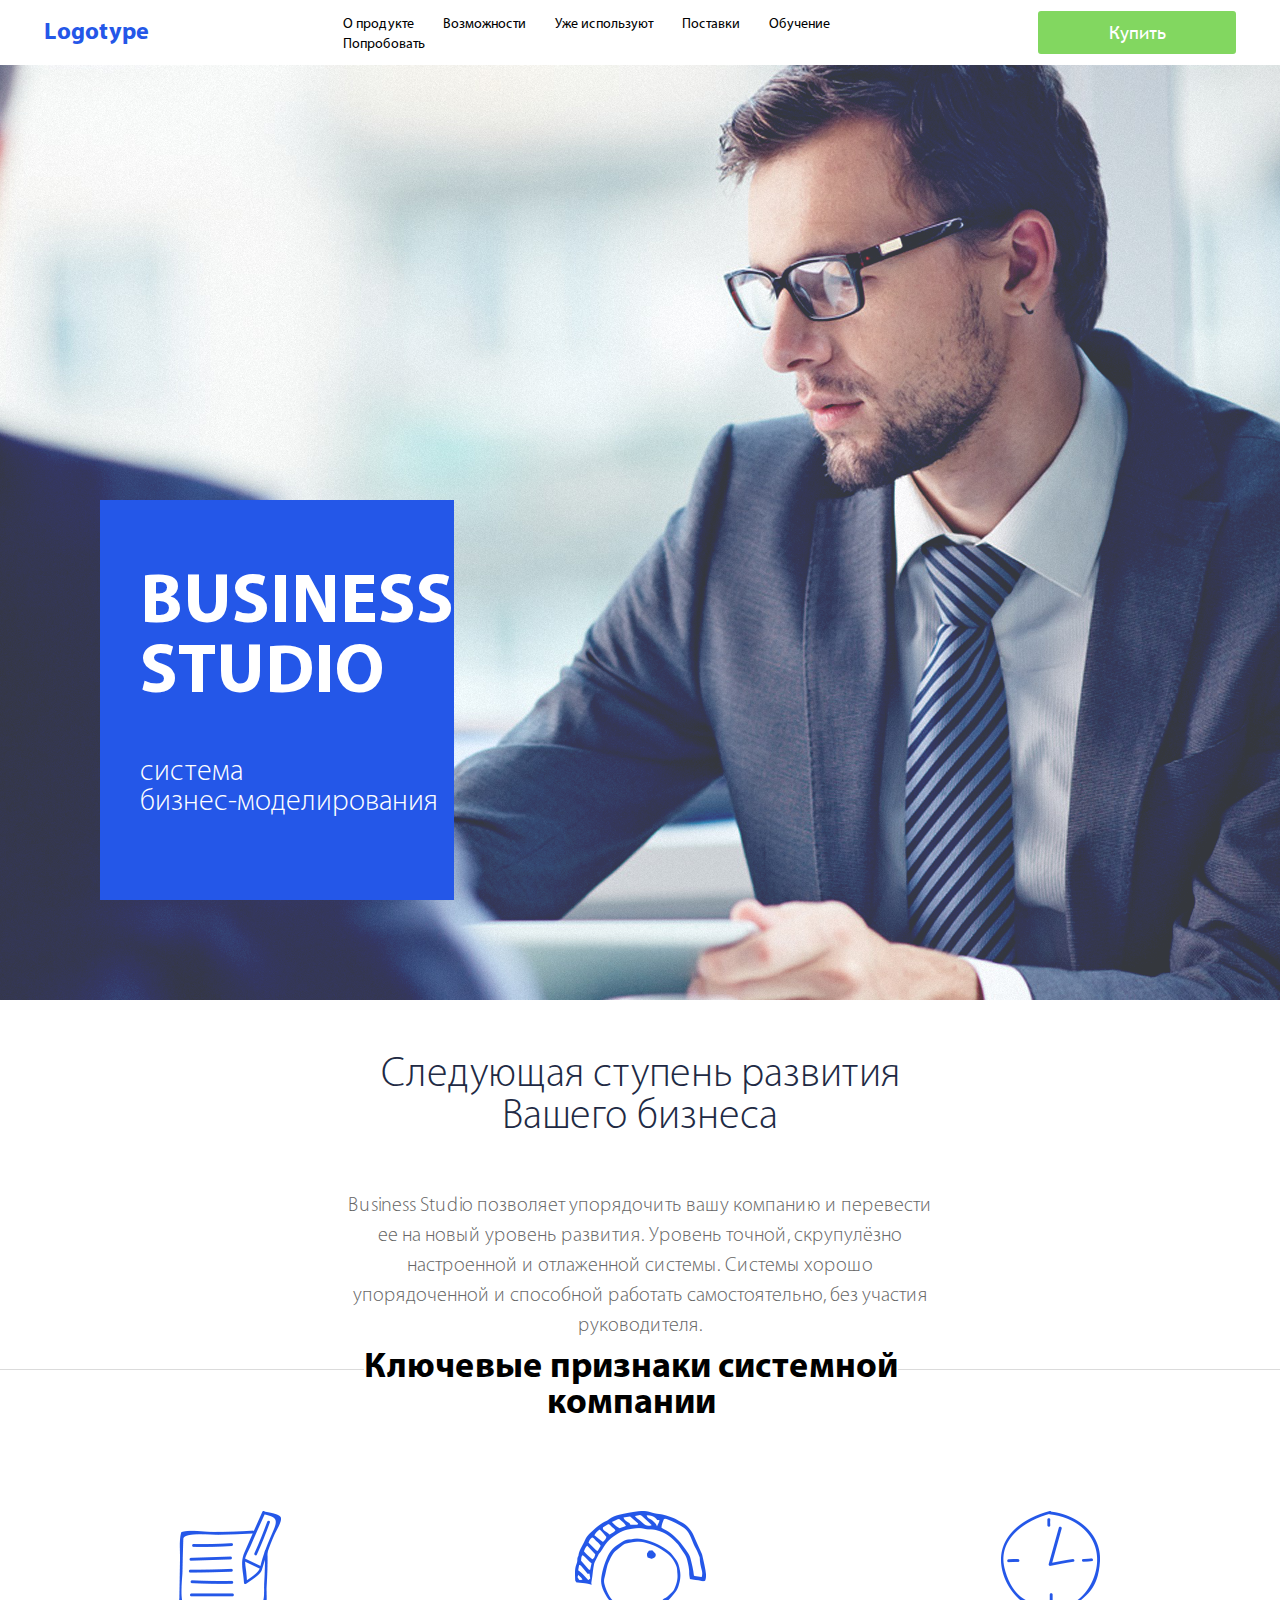
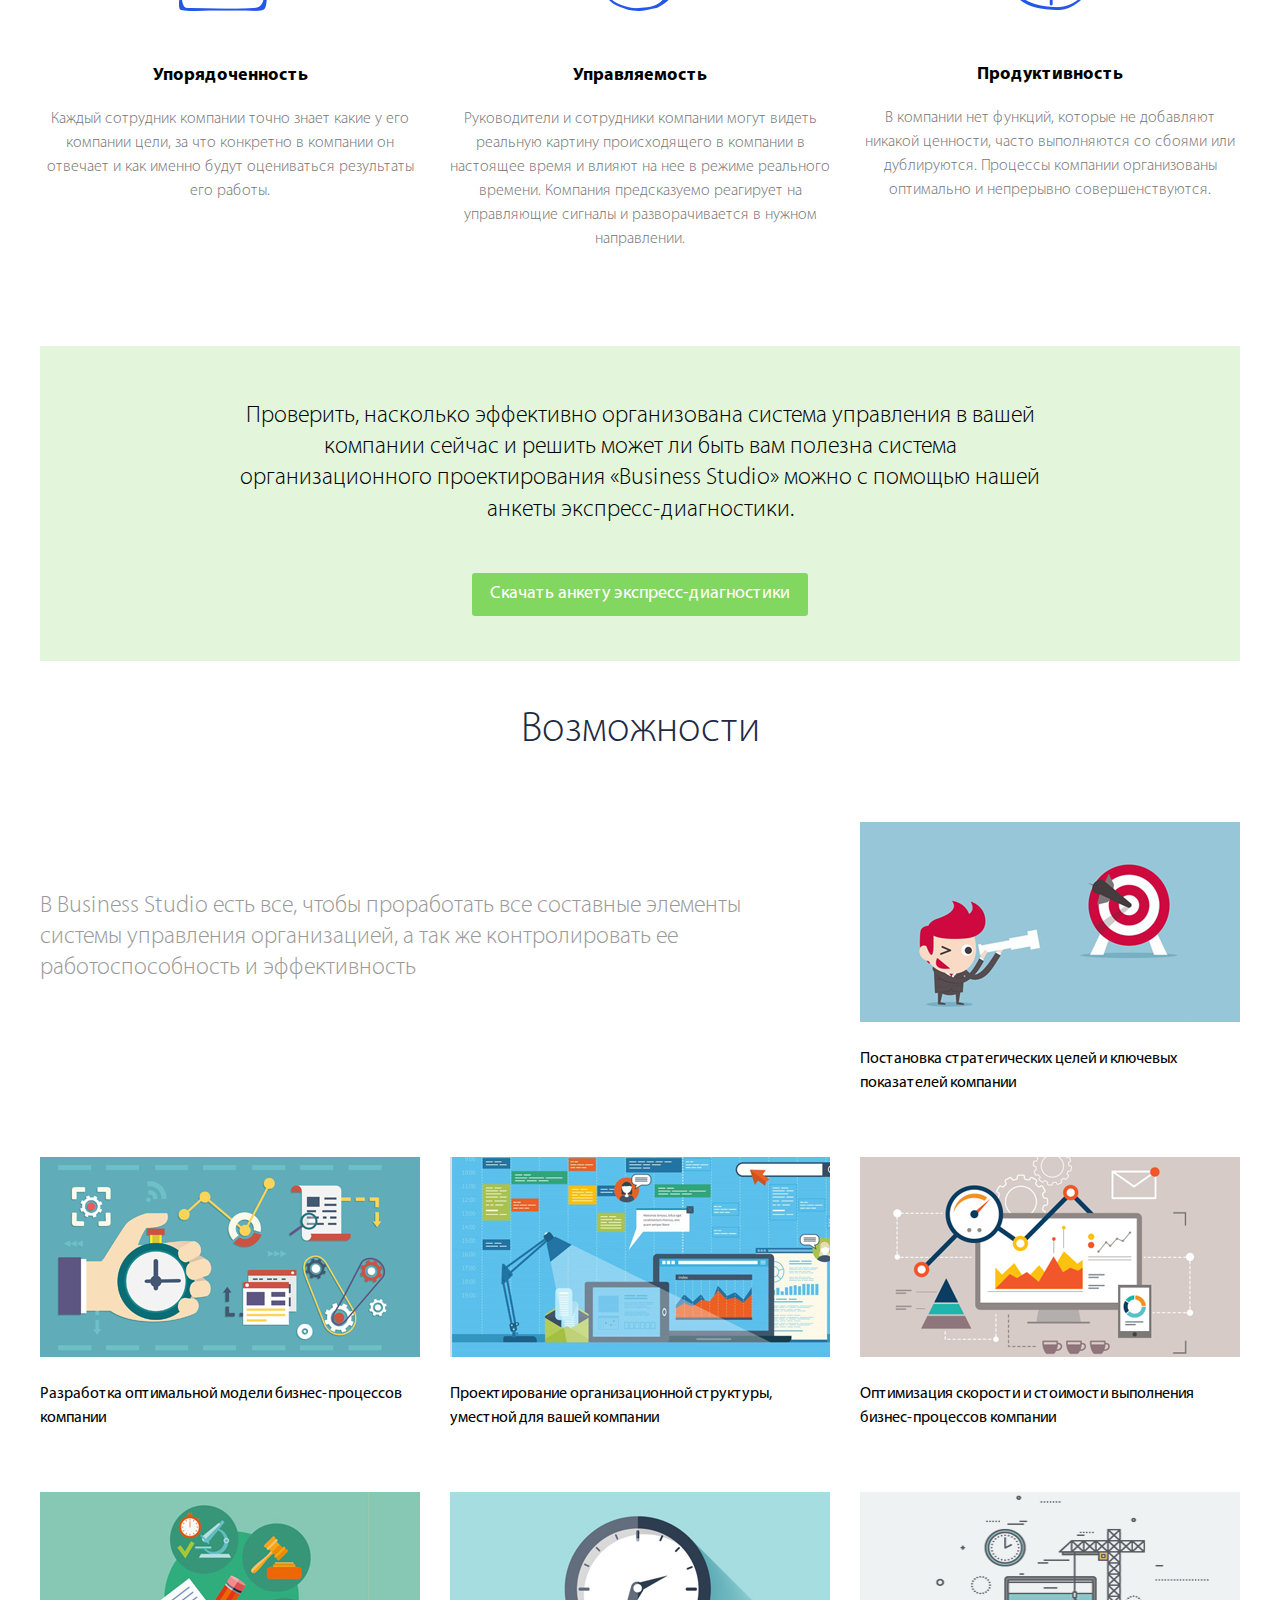
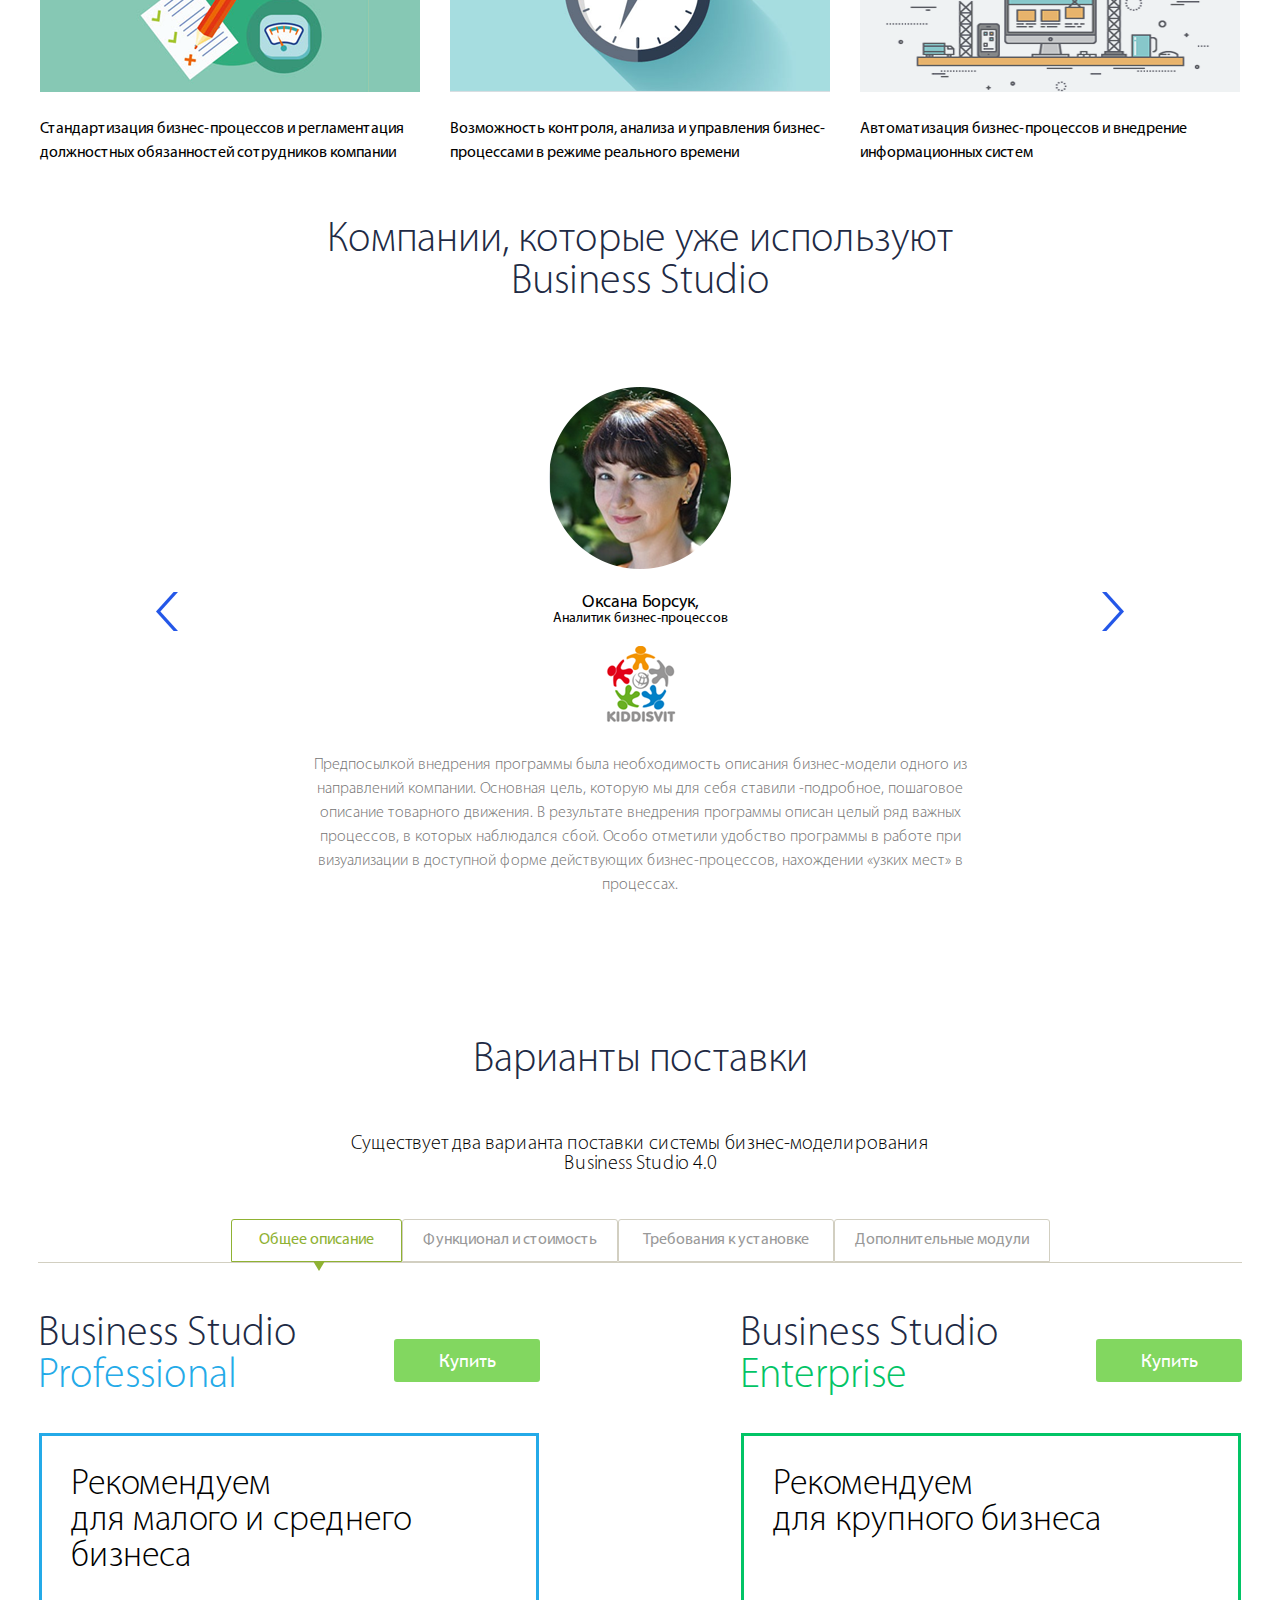
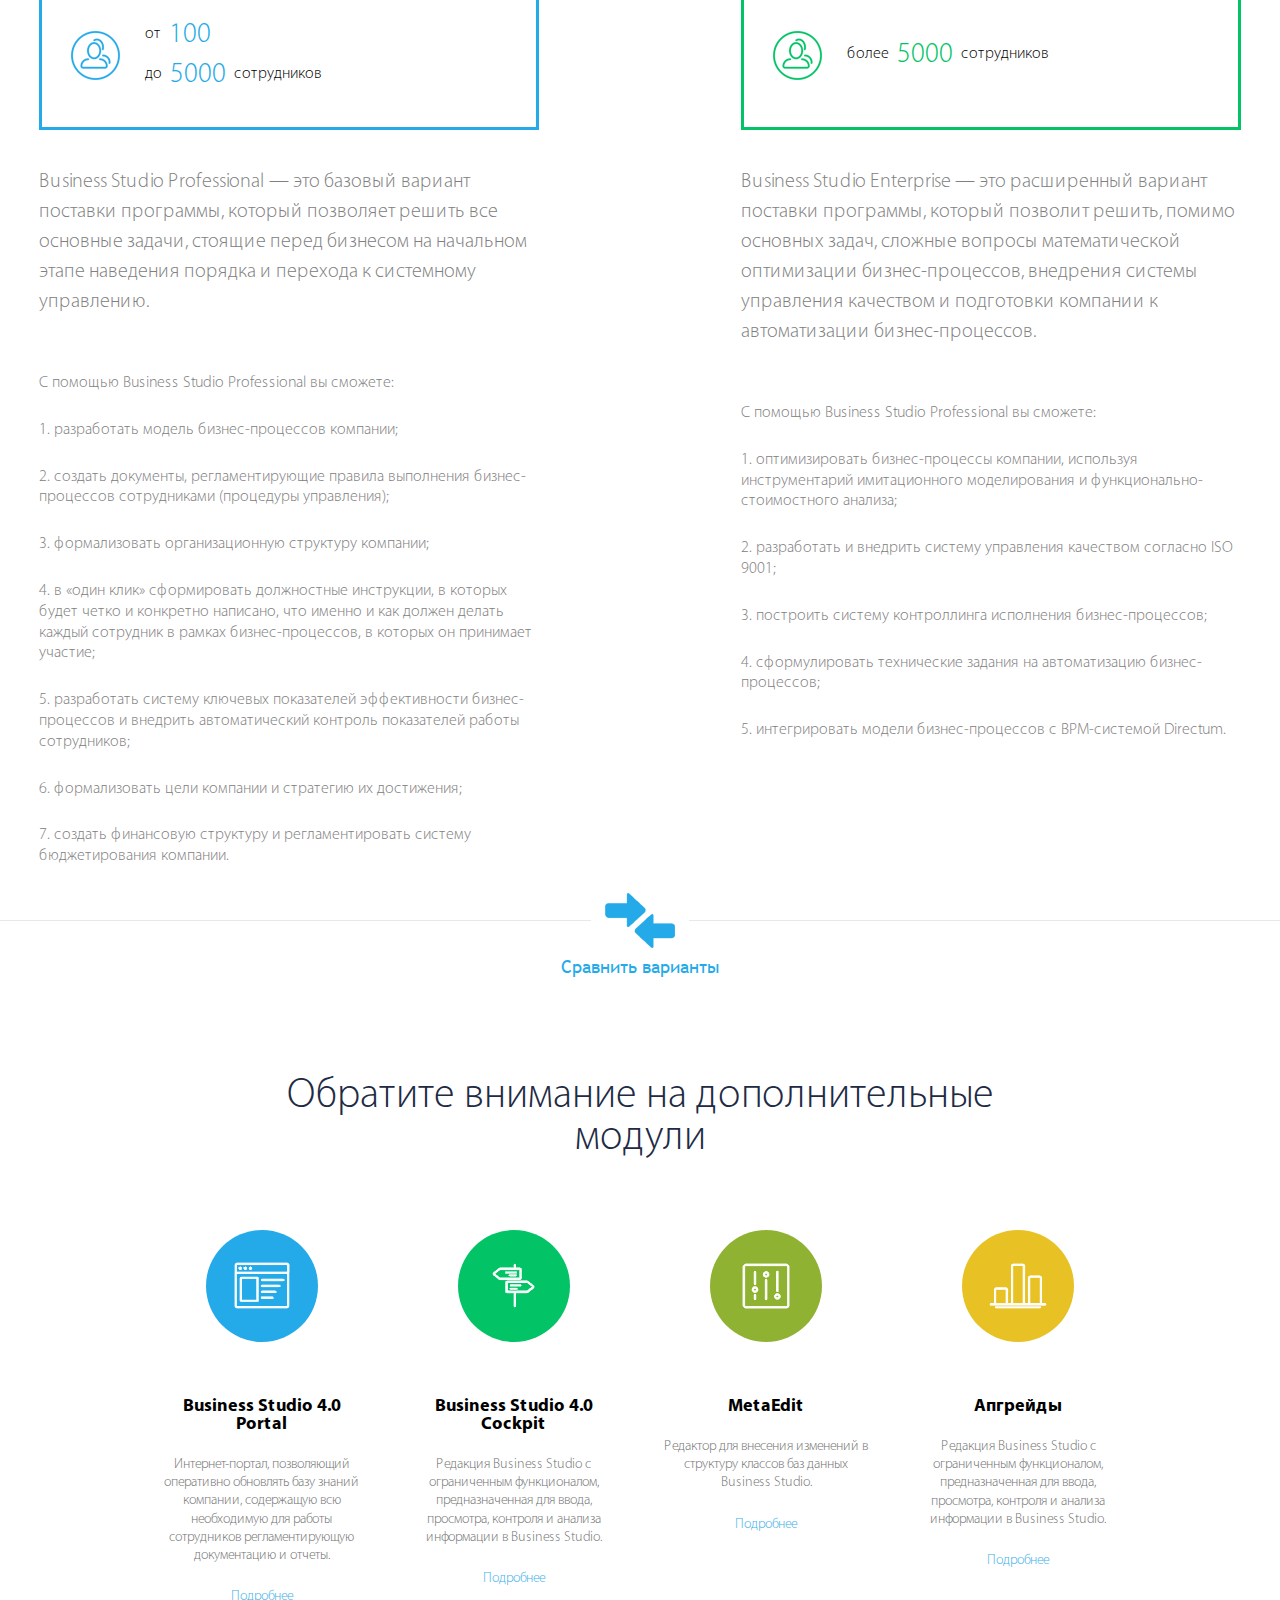
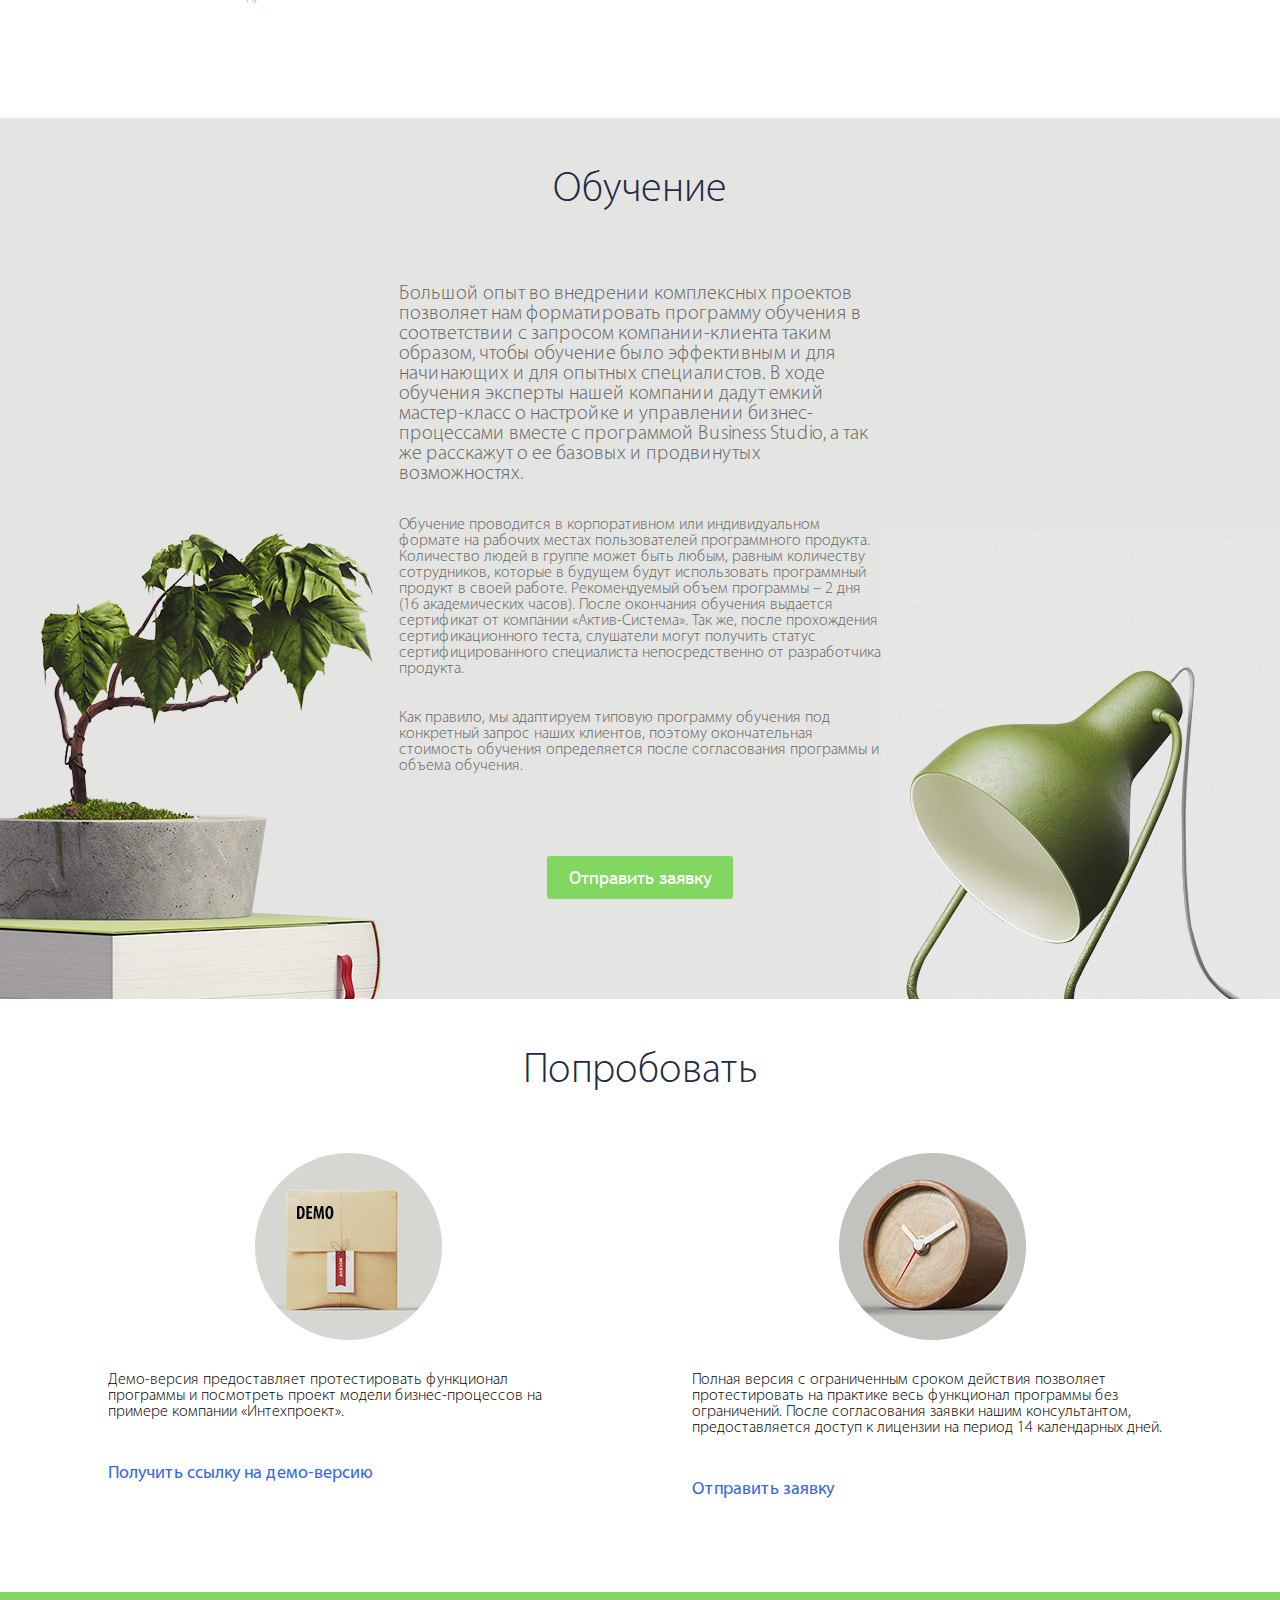
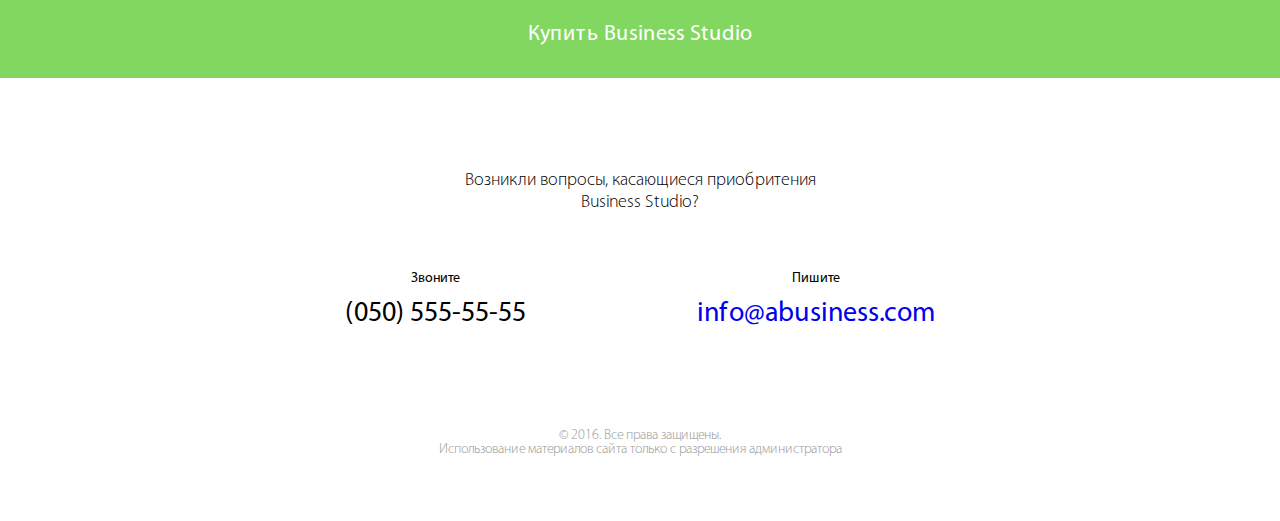
<file: Busines-Studio/index.html>
<!DOCTYPE html>
<html>

<head>
	<meta charset="UTF-8">
	<title>Business Studio</title>
	<link rel="stylesheet" href="CSS/style.css">
</head>

<body>
	<header class="page-header">
		<div class="logo">Logotype</div>
		<nav class="header-nav">
			<ul>
				<li><a href="#">О продукте</a></li>
				<li><a href="#">Возможности</a></li>
				<li><a href="#">Уже используют</a></li>
				<li><a href="#">Поставки</a></li>
				<li><a href="#">Обучение</a></li>
				<li><a href="#">Попробовать</a></li>
			</ul>
		</nav>
		<button class="Buy">Купить</button>
		</div>
	</header>

	<main class="page-center">

		<section class="busines_studio">
			<div class="bus-stud">
				<h1>BUSINESS
					STUDIO</h1>
				<p>система</br>бизнес-моделирования</p>
			</div>
		</section>

		<section class="Key-signs-of-systemic">

			<div class="Next-stage">
				<h2>Следующая ступень развития</br>
					Вашего бизнеса</h2>
				<p>Business Studio позволяет упорядочить вашу компанию и перевести ее на новый уровень развития.
					Уровень точной, скрупулёзно настроенной и отлаженной системы. Системы хорошо упорядоченной и
					способной работать самостоятельно, без участия руководителя.</p>
			</div>
			<div class="Key-signs">
				<div class="line-1">
					<h3>Ключевые признаки системной</br>компании</h3>
				</div>
				<div class="Keys">
					<div class="Keys-1 Orderliness">
						<img src="images/Orderliness.png" alt="Orderliness">
						<h6>Упорядоченность</h6>
						<p>Каждый сотрудник компании точно знает какие у его компании цели, за что конкретно в
							компании он отвечает и как
							именно будут оцениваться результаты его работы.</p>
					</div>
					<div class="Keys-1 Controllability"><img src="images/Controllability.png" alt="Controllability">
						<h6>Управляемость</h6>
						<p>Руководители и сотрудники компании могут видеть реальную картину происходящего
							в компании в
							настоящее время и
							влияют на нее в режиме реального времени. Компания предсказуемо реагирует на управляющие
							сигналы и
							разворачивается в нужном направлении.</p>
					</div>
					<div class="Keys-1 Productivity"><img src="images/Productivity.png" alt="Productivity">
						<h6>Продуктивность</h6>
						<p>В компании нет функций, которые не добавляют никакой ценности, часто выполняются со
							сбоями или дублируются.
							Процессы компании организованы оптимально и непрерывно совершенствуются.</p>
					</div>
				</div>
			</div>

			<article class="Diagnostics">
				<p>Проверить, насколько эффективно организована система управления в вашей компании сейчас и решить может
					ли
					быть
					вам полезна система организационного проектирования «Business Studio» можно с помощью нашей анкеты
					экспресс-диагностики.</p>
				<button class="Buy Download-questionnaire">Скачать анкету экспресс-диагностики</button>
			</article>

		</section>

		<section class="Opportunities">

			<h2>Возможности</h2>

			<div class="Opport">
				<div class="Opport-content">
					<article class="Opport-info">
						<p>В Business Studio есть все, чтобы проработать все составные элементы</br>системы управления
							организацией, а так
							же контролировать ее</br>работоспособность и эффективность</p>
					</article>
					<article class="Opport-img">
						<img src="images/Strategic_goals.png" alt="Strategic_goals">
						<p>Постановка стратегических целей и ключевых показателей компании </p>
					</article>
				</div>
				<div class="Opport-content">
					<article class="Opport-img">
						<img src="images/Model_development.png" alt="Model_development">
						<p>Разработка оптимальной модели бизнес-процессов компании</p>
					</article>
					<article class="Opport-img">
						<img src="images/Structure_Design.png" alt="Structure_Design">
						<p>Проектирование организационной структуры, уместной для вашей компании</p>
					</article>
					<article class="Opport-img">
						<img src="images/Optimization.png" alt="Optimization">
						<p>Оптимизация скорости и стоимости выполнения бизнес-процессов компании</p>
					</article>
				</div>
				<div class="Opport-content">
					<article class="Opport-img">
						<img src="images/Standardization.png" alt="Standardization">
						<p>Стандартизация бизнес-процессов и регламентация должностных обязанностей сотрудников компании</p>
					</article>
					<article class="Opport-img">
						<img src="images/Time control.png" alt="Time control">
						<p>Возможность контроля, анализа и управления бизнес-процессами в режиме реального времени</p>
					</article>
					<article class="Opport-img">
						<img src="images/Automation.png" alt="">
						<p>Автоматизация бизнес-процессов и внедрение информационных систем</p>
					</article>
				</div>
			</div>


		</section>

		<section class="Clients">

			<div class="Client-nav">
				<!-- <img src="images" alt=""><a href="#"></a> -->
				<a href="#"><img src="images/client-nav-left.png" alt="client-nav-left"></a>

			</div>
			<div class="Client-content">
				<h2>Компании, которые уже используют</br> Business Studio</h2>
				<div class="client-names">
					<a href="#"><img src="images/client-face.png" alt="client-face"></a>
					<p class="client-name">Оксана Борсук,</p>
					<p class="client-specialty">Аналитик бизнес-процессов</p>
					<img src="images/client-logo.png" alt="client-logo">
					<p class="clients-review">Предпосылкой внедрения программы была необходимость описания бизнес-модели
						одного из направлений
						компании.
						Основная цель, которую мы для себя ставили -подробное, пошаговое описание товарного движения. В
						результате
						внедрения программы описан целый ряд важных процессов, в которых наблюдался сбой. Особо отметили
						удобство
						программы в работе при визуализации в доступной форме действующих бизнес-процессов, нахождении «узких
						мест» в
						процессах.</p>
				</div>
			</div>
			<div class="Client-nav">
				<a href="#"><img src="images/client-nav-right.png" alt="client-nav-right"></a>
			</div>
		</section>

		<section class="Delivery-options">

			<h2>Варианты поставки</h2>
			<p class="Delivery-info">Существует два варианта поставки системы бизнес-моделирования</br> Business Studio 4.0
			</p>
			<div class="Delivery-nav">
				<button class="Buy btn-active">Общее описание</button>
				<button class="Buy btn-none-active">Функционал и стоимость</button>
				<button class="Buy btn-none-active">Требования к установке</button>
				<button class="Buy btn-none-active">Дополнительные модули</button>
			</div>
			<div class="produkt-variants">
				<div class="produkt-variant prod-var-left">
					<div class="produkt-variant-1">
						<h2>Business Studio</br><span class="color-1">Professional</span></h2>
						<button class="Buy Buy-1">Купить</button>
					</div>
					<div class="Recommendation Rec-1">
						<h3>Рекомендуем</br>
							для малого и среднего</br>
							бизнеса</h3>
						<div class="example">
							<img src="images/example-blue.png" alt="example-blue">
							<div class="example-1">
								<p>от&nbsp;&nbsp;<span class="color-12">100</span>
								</p>
								<p>до&nbsp;&nbsp;<span class="color-12">5000</span>&nbsp;&nbsp;сотрудников
								</p>
							</div>
						</div>
					</div>
					<div class="Product-description">
						<p class="Product-descr">Business Studio Professional — это базовый вариант
							поставки программы, который позволяет решить все
							основные задачи, стоящие перед бизнесом на начальном этапе наведения порядка и перехода к
							системному управлению. </p>
						<p class="Product-features">C помощью Business Studio Professional вы сможете:</p>
						<ol type="1">
							<li>разработать модель бизнес-процессов компании;</li>
							<li>создать документы, регламентирующие правила выполнения бизнес-процессов сотрудниками
								(процедуры управления);
							</li>
							<li>формализовать организационную структуру компании;</li>
							<li>в «один клик» сформировать должностные инструкции, в которых будет четко и конкретно
								написано, что именно и
								как должен делать каждый сотрудник в рамках бизнес-процессов, в которых он принимает участие;
							</li>
							<li>разработать систему ключевых показателей эффективности бизнес-процессов и внедрить
								автоматический контроль
								показателей работы сотрудников;</li>
							<li>формализовать цели компании и стратегию их достижения;</li>
							<li>создать финансовую структуру и регламентировать систему бюджетирования компании.</li>
						</ol>
					</div>
				</div>

				<div class="produkt-variant prod-var-right">
					<div class="produkt-variant-1">
						<h2>Business Studio</br><span class="color-2">Enterprise</span></h2>
						<button class=" Buy Buy-1">Купить</button>
					</div>
					<div class="Recommendation Rec-2">
						<h3>Рекомендуем</br>
							для крупного бизнеса</h3>
						<div class="example">
							<img src="images/example-green.png" alt="example-green">
							<div class="example-1" id="last">
								<p>более&nbsp;&nbsp;<span class="color-22">5000</span>&nbsp;&nbsp;сотрудников
								</p>
							</div>
						</div>
					</div>
					<div class="Product-description">
						<p class="Product-descr">Business Studio Enterprise — это расширенный вариант поставки программы,
							который
							позволит
							решить, помимо
							основных задач, сложные вопросы математической оптимизации бизнес-процессов, внедрения
							системы
							управления
							качеством и подготовки компании к автоматизации бизнес-процессов. </p>
						<p class="Product-features">C помощью Business Studio Professional вы сможете:</p>
						<ol type="1">
							<li>оптимизировать бизнес-процессы компании, используя инструментарий имитационного
								моделирования и
								функционально-стоимостного анализа;</li>
							<li>разработать и внедрить систему управления качеством согласно ISO 9001;</li>
							<li>построить систему контроллинга исполнения бизнес-процессов;</li>
							<li>сформулировать технические задания на автоматизацию бизнес-процессов;
							</li>
							<li>интегрировать модели бизнес-процессов с BPM-системой Directum. </li>
						</ol>
					</div>
				</div>
			</div>
			<div class="Compare-options">
				<div class="line">
					<hr size="1px" width="46%" color="#e3e9ed" align="left">
					<img src="images/Compare-options.png" alt="Compare-options">
					<hr size=1px width=46% color=#e3e9ed align="right">
				</div>
				<p>Сравнить варианты</p>
			</div>
		</section>

		<section class="Options">

			<h2>Обратите внимание на дополнительные</br>
				модули</h2>

			<div class="Options-variant">
				<div class="options-var">
					<div class="options-var-img col-blue">
						<img src="images/BS-Portal.png" alt="BS-Portal">
					</div>
					<h6>Business Studio 4.0
						Portal</h6>
					<p>Интернет-портал, позволяющий оперативно обновлять базу знаний компании, содержащую всю необходимую для
						работы
						сотрудников регламентирующую документацию и отчеты.</p>
					<a href="#">Подробнее</a>
				</div>
				<div class="options-var">
					<div class="options-var-img col-green">
						<img src="images/BS-Cockpit.png" alt="BS-Cockpit">
					</div>
					<h6>Business Studio 4.0
						Cockpit</h6>
					<p>Редакция Business Studio с ограниченным функционалом, предназначенная для ввода, просмотра, контроля и
						анализа
						информации в Business Studio.</p>
					<a href="#">Подробнее</a>
				</div>
				<div class="options-var">
					<div class="options-var-img col-green2">
						<img src="images/BS-MetaEdit.png" alt="BS-MetaEdit">
					</div>
					<h6>MetaEdit</h6>
					<p>Редактор для внесения изменений в структуру классов баз данных Business Studio.</p>
					<a href="#">Подробнее</a>
				</div>
				<div class="options-var">
					<div class="options-var-img col-yellow">
						<img src="images/BS-Apgreid.png" alt="BS-Apgreid">
					</div>
					<h6>Апгрейды</h6>
					<p>Редакция Business Studio с ограниченным функционалом, предназначенная для ввода, просмотра, контроля и
						анализа
						информации в Business Studio.</p>
					<a href="#">Подробнее</a>
				</div>
			</div>
		</section>

		<section class="Studing">
			<div class="Studing-img">
				<img src="images/studing_flower.png" alt="studing_flower">
			</div>
			<div class="Studing-info">
				<h2>Обучение</h2>
				<p class="first">Большой опыт во внедрении комплексных проектов позволяет нам форматировать программу
					обучения в
					соответствии с
					запросом компании-клиента таким образом, чтобы обучение было эффективным и для начинающих и для опытных
					специалистов. В ходе обучения эксперты нашей компании дадут емкий мастер-класс о настройке и управлении
					бизнес-процессами вместе с программой Business Studio, а так же расскажут о ее базовых и продвинутых
					возможностях.</p>
				<p class="second">Обучение проводится в корпоративном или индивидуальном формате на рабочих местах
					пользователей
					программного
					продукта. Количество людей в группе может быть любым, равным количеству сотрудников, которые в будущем
					будут
					использовать программный продукт в своей работе.
					Рекомендуемый объем программы – 2 дня (16 академических часов).
					После окончания обучения выдается сертификат от компании «Актив-Система». Так же, после прохождения
					сертификационного теста, слушатели могут получить статус сертифицированного специалиста непосредственно
					от
					разработчика продукта.</p>
				<p class="second">Как правило, мы адаптируем типовую программу обучения под конкретный запрос наших
					клиентов,
					поэтому
					окончательная
					стоимость обучения определяется после согласования программы и объема обучения. </p>
				<button class="Buy Test">Отправить заявку</button>
			</div>
			<div class="Studing-img">
				<img src="images/studing_lamp.png" alt="studing_lamp">
			</div>
		</section>

		<section class="Try">

			<h2>Попробовать</h2>
			<div class="demo">
				<div class="demo-1">
					<img src="images/DEMO.png" alt="DEMO">
					<p>Демо-версия предоставляет протестировать функционал программы и посмотреть проект модели
						бизнес-процессов на
						примере компании «Интехпроект».</p>
					<a href="#">Получить ссылку на демо-версию</a>
				</div>
				<div class="demo-1">
					<img src="images/DEMO-2.png" alt="DEMO-2">
					<p>Полная версия с ограниченным сроком действия позволяет протестировать на практике весь функционал
						программы без
						ограничений. После согласования заявки нашим консультантом, предоставляется доступ к лицензии на
						период 14
						календарных дней.</p>
					<a href="#">Отправить заявку</a>
				</div>
			</div>
			<div class="BuyBusinesStudio">
				<a href="#">Купить Business Studio</a>
			</div>
		</section>

	</main>

	<footer class="page-footer">

		<p class="Questions">Возникли вопросы, касающиеся приобритения</br> Business Studio?
		</p>
		<div class="contact">
			<div class="footer-contact tele">
				<p>Звоните</p>
				<p class='tel'><a href="tel:+380505555555">(050) 555-55-55</a></p>
			</div>
			<div class="footer-contact">
				<p>Пишите</p>
				<p class='mailo'><a href="mailto:info@abusiness.com">info@abusiness.com</a></p>
			</div>
		</div>
		<p class='copyright'>© 2016. Все права защищены.</br>
			Использование материалов сайта только с разрешения администратора
		</p>
	</footer>
</body>

</html>
</file>
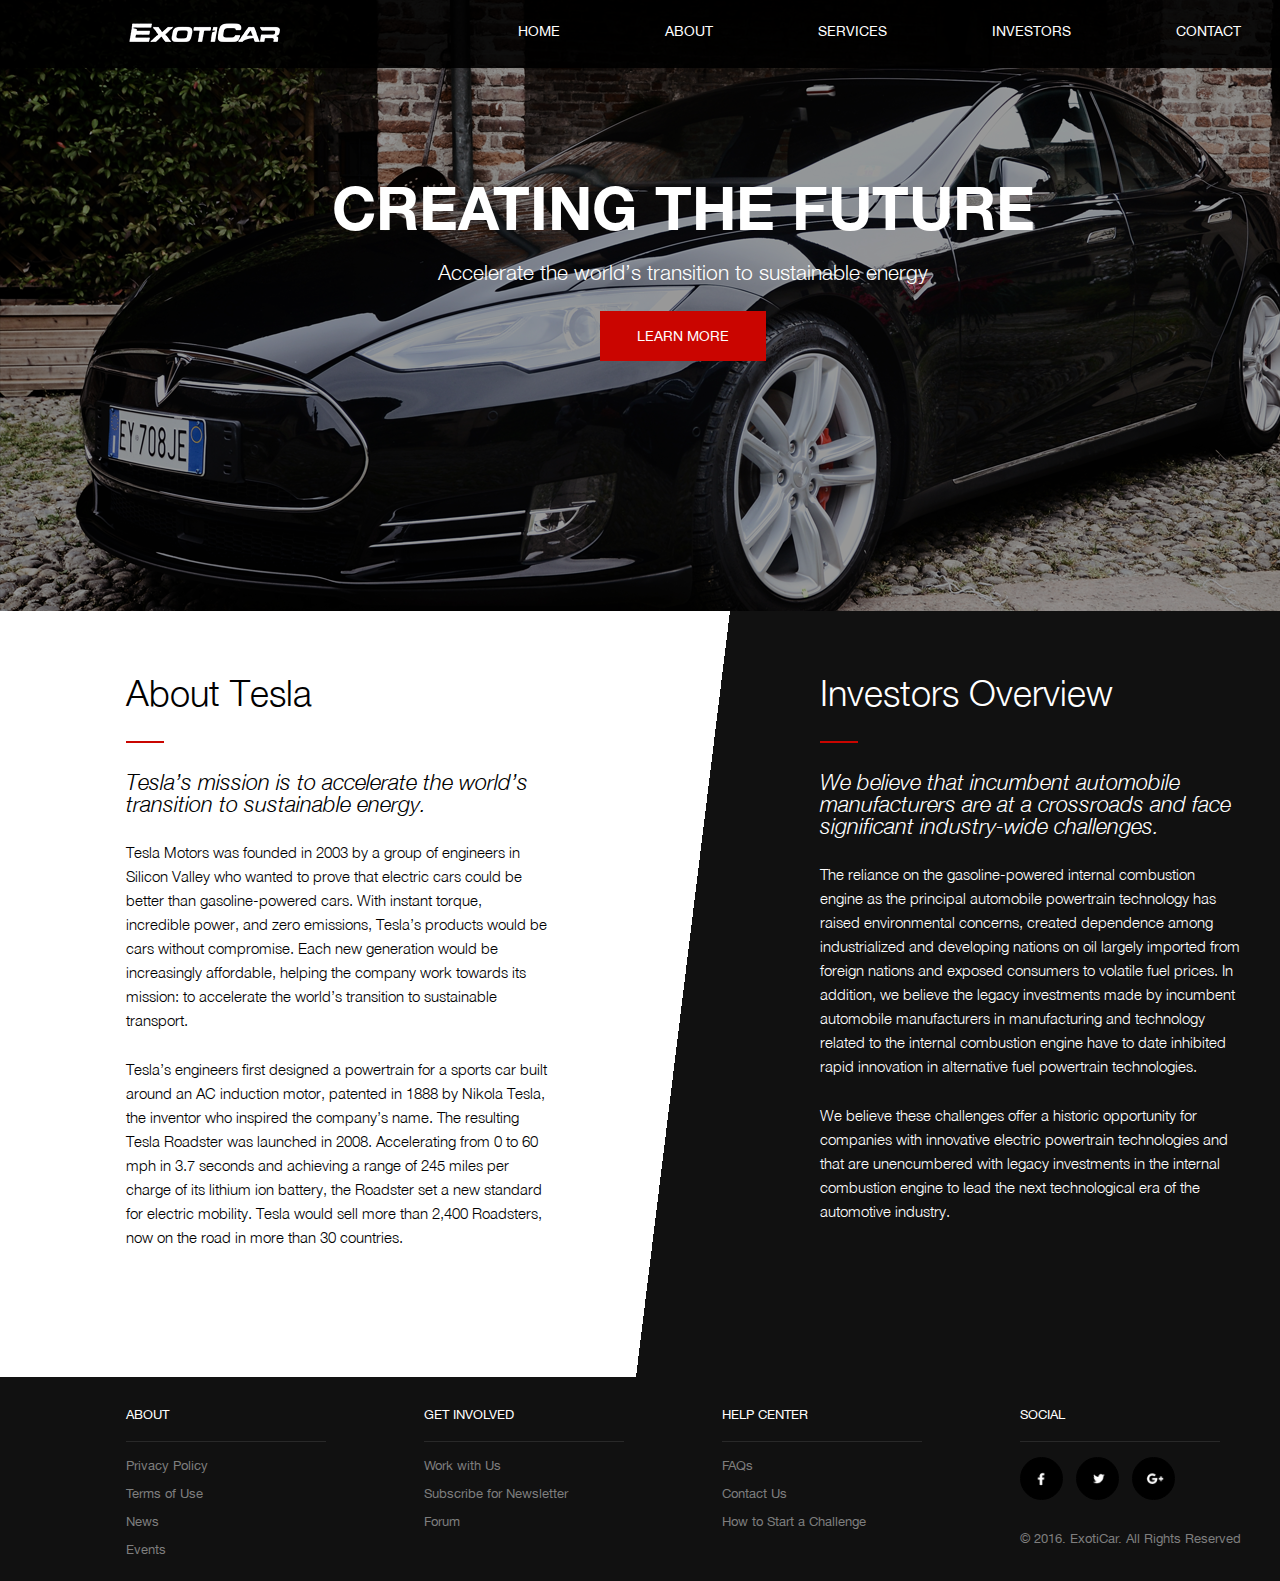
<file: ExotiCar/index.html>
<!DOCTYPE html>
<html>

<head>
	<meta charset="UTF-8">
	<title>ExotiCar_HP</title>
	<!-- <link rel="stylesheet" href="CSS/bootstrap.min.css"> -->
	<link rel="stylesheet" href="CSS/all.min.css">
	<link rel="stylesheet" href="CSS/style-2.css">
</head>

<body>
	<header class="page-header">
		<div class="wrapper">
			<a href="#"><img src="images/logo.png" alt="logo"></a>
			<nav class="header-nav">
				<ul>
					<li><a href="#">Home</a></li>
					<li><a href="#">About</a></li>
					<li><a href="#">Services</a></li>
					<li><a href="#">investors</a></li>
					<li><a href="#">Contact</a></li>
				</ul>
			</nav>
		</div>

	</header>

	<main class="main">
		<div class="banner">
			<h1>creating the future</h1>
			<p>Accelerate the world’s transition to sustainable energy</p>
			<button class="btn">Learn more</button>
		</div>

		<div class="about-investors">
			<div class="wrapper">
				<article class="about-investors-2 about">
					<h3>About Tesla</h3>

					<h4>Tesla’s mission is to accelerate the world’s transition to sustainable energy.</h4>
					<p>Tesla Motors was founded in 2003 by a group of engineers in Silicon Valley who wanted to prove that
						electric cars could be better than gasoline-powered cars. With instant torque, incredible power, and
						zero emissions, Tesla’s products would be cars without compromise. Each new generation would be
						increasingly affordable, helping the company work towards its mission: to accelerate the world’s
						transition to sustainable transport.</p>
					<p>Tesla’s engineers first designed a powertrain for a sports car built around an AC induction motor,
						patented in 1888 by Nikola Tesla, the inventor who inspired the company’s name. The resulting Tesla
						Roadster was launched in 2008. Accelerating from 0 to 60 mph in 3.7 seconds and achieving a range of
						245 miles per charge of its lithium ion battery, the Roadster set a new standard for electric
						mobility. Tesla would sell more than 2,400 Roadsters, now on the road in more than 30 countries.</p>
				</article>
				<article class="about-investors-2 investors">
					<h3>Investors Overview</h3>

					<h4>We believe that incumbent automobile manufacturers are at a crossroads and face significant
						industry-wide challenges.</h4>
					<p>The reliance on the gasoline-powered internal combustion engine as the principal automobile
						powertrain technology has raised environmental concerns, created dependence among industrialized and
						developing nations on oil largely imported from foreign nations and exposed consumers to volatile
						fuel prices. In addition, we believe the legacy investments made by incumbent automobile
						manufacturers in manufacturing and technology related to the internal combustion engine have to date
						inhibited rapid innovation in alternative fuel powertrain technologies. </p>
					<p>We believe these challenges offer a historic opportunity for companies with innovative electric
						powertrain technologies and that are unencumbered with legacy investments in the internal combustion
						engine to lead the next technological era of the automotive industry.</p>
				</article>
			</div>

		</div>

	</main>

	<footer class="page-footer">
		<div class="wrapper">
			<div class="page-footer-block about-2">
				<h5>About</h5>
				<ul>
					<li><a href="#">Privacy Policy</a></li>
					<li><a href="#">Terms of Use</a></li>
					<li><a href="#">News</a></li>
					<li><a href="#">Events</a></li>
				</ul>
			</div>
			<div class="page-footer-block involved">
				<h5>Get Involved</h5>
				<ul>
					<li><a href="#">Work with Us</a></li>
					<li><a href="#">Subscribe for Newsletter</a></li>
					<li><a href="#">Forum</a></li>
				</ul>
			</div>
			<div class="page-footer-block help-center">
				<h5>Help Center</h5>
				<ul>
					<li><a href="#">FAQs</a></li>
					<li><a href="#">Contact Us</a></li>
					<li><a href="#">How to Start a Challenge</a></li>
				</ul>
			</div>
			<div class="page-footer-block-special">
				<div class="page-footer-block social">
					<h5>Social</h5>
					<ul class="soc">
						<li class="social"><a class="socials fb" href="#"></a></li>
						<li class="social"><a class="socials tw" href="#"></a></li>
						<li class="social"><a class="socials google" href="#"></a></li>
					</ul>
				</div>
				<p class="copiright">© 2016. ExotiCar. All Rights Reserved</p>
			</div>
		</div>

	</footer>

</body>

</html>
</file>
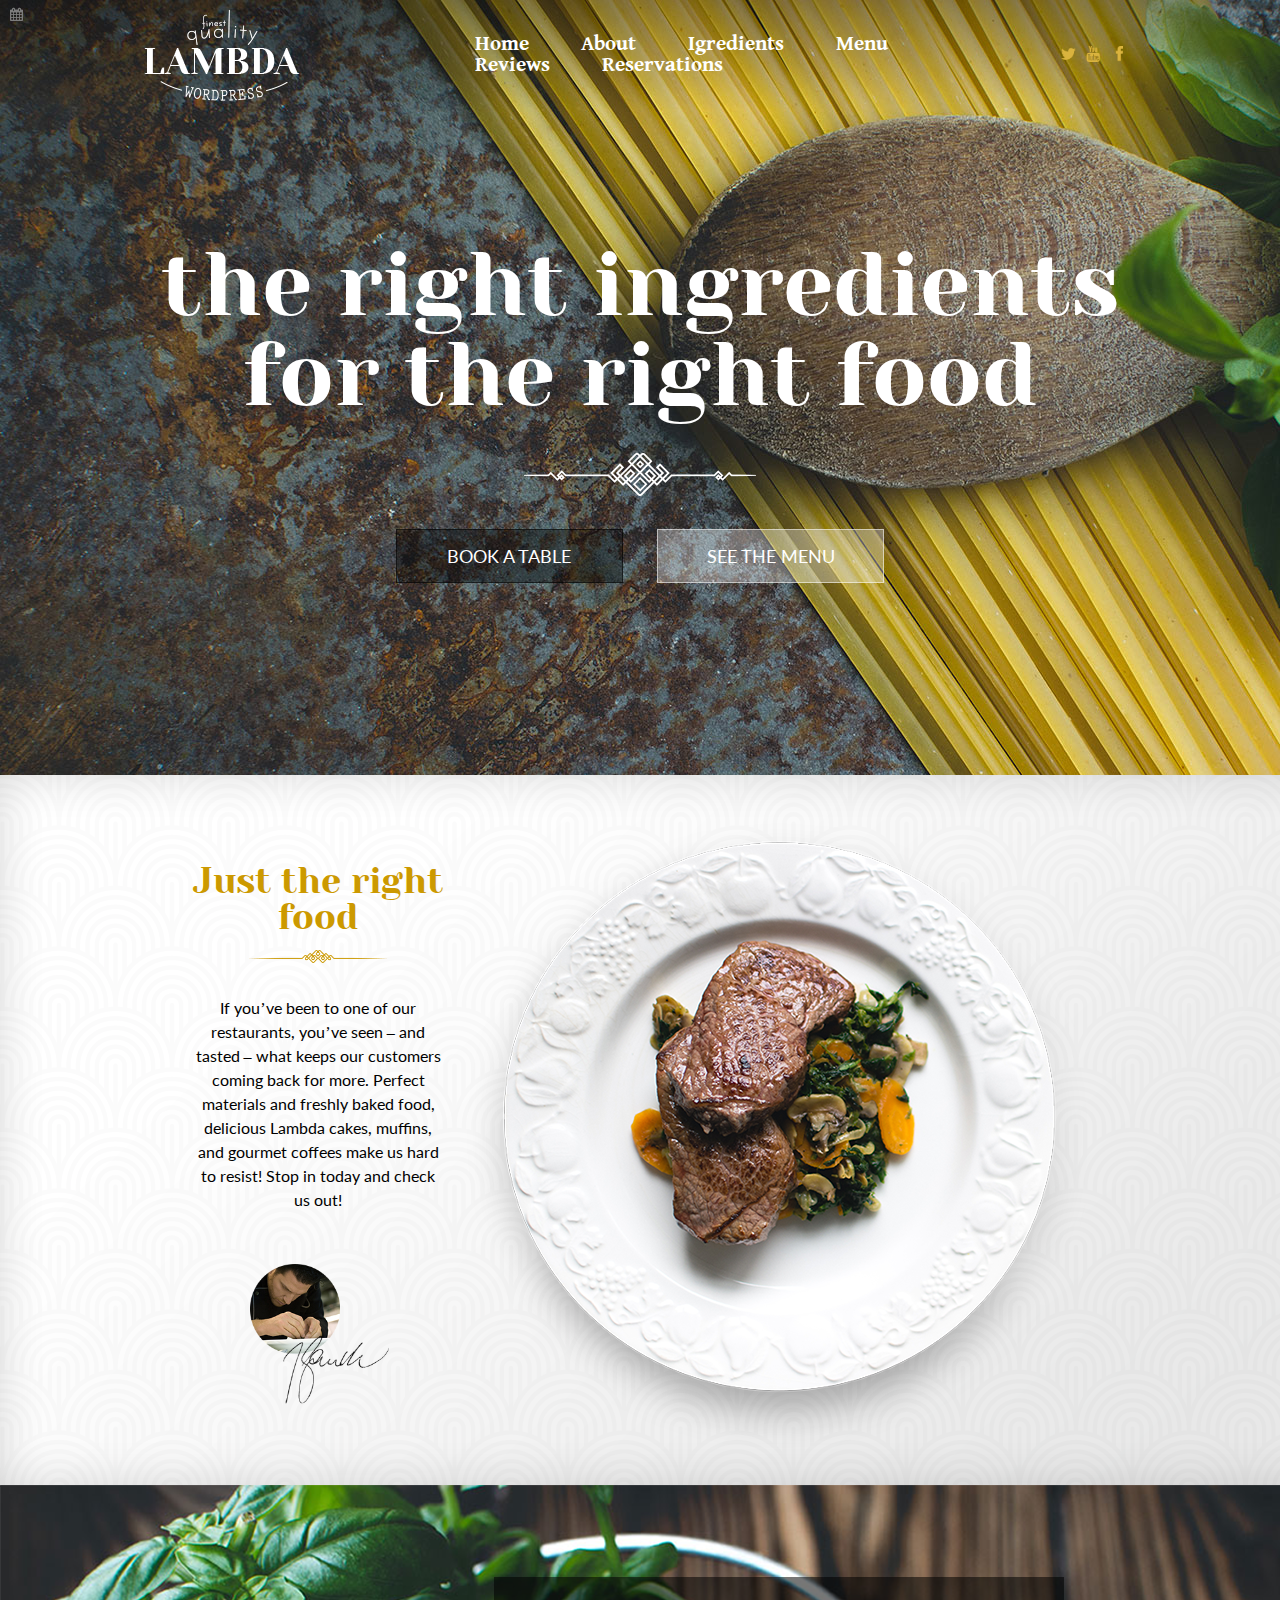
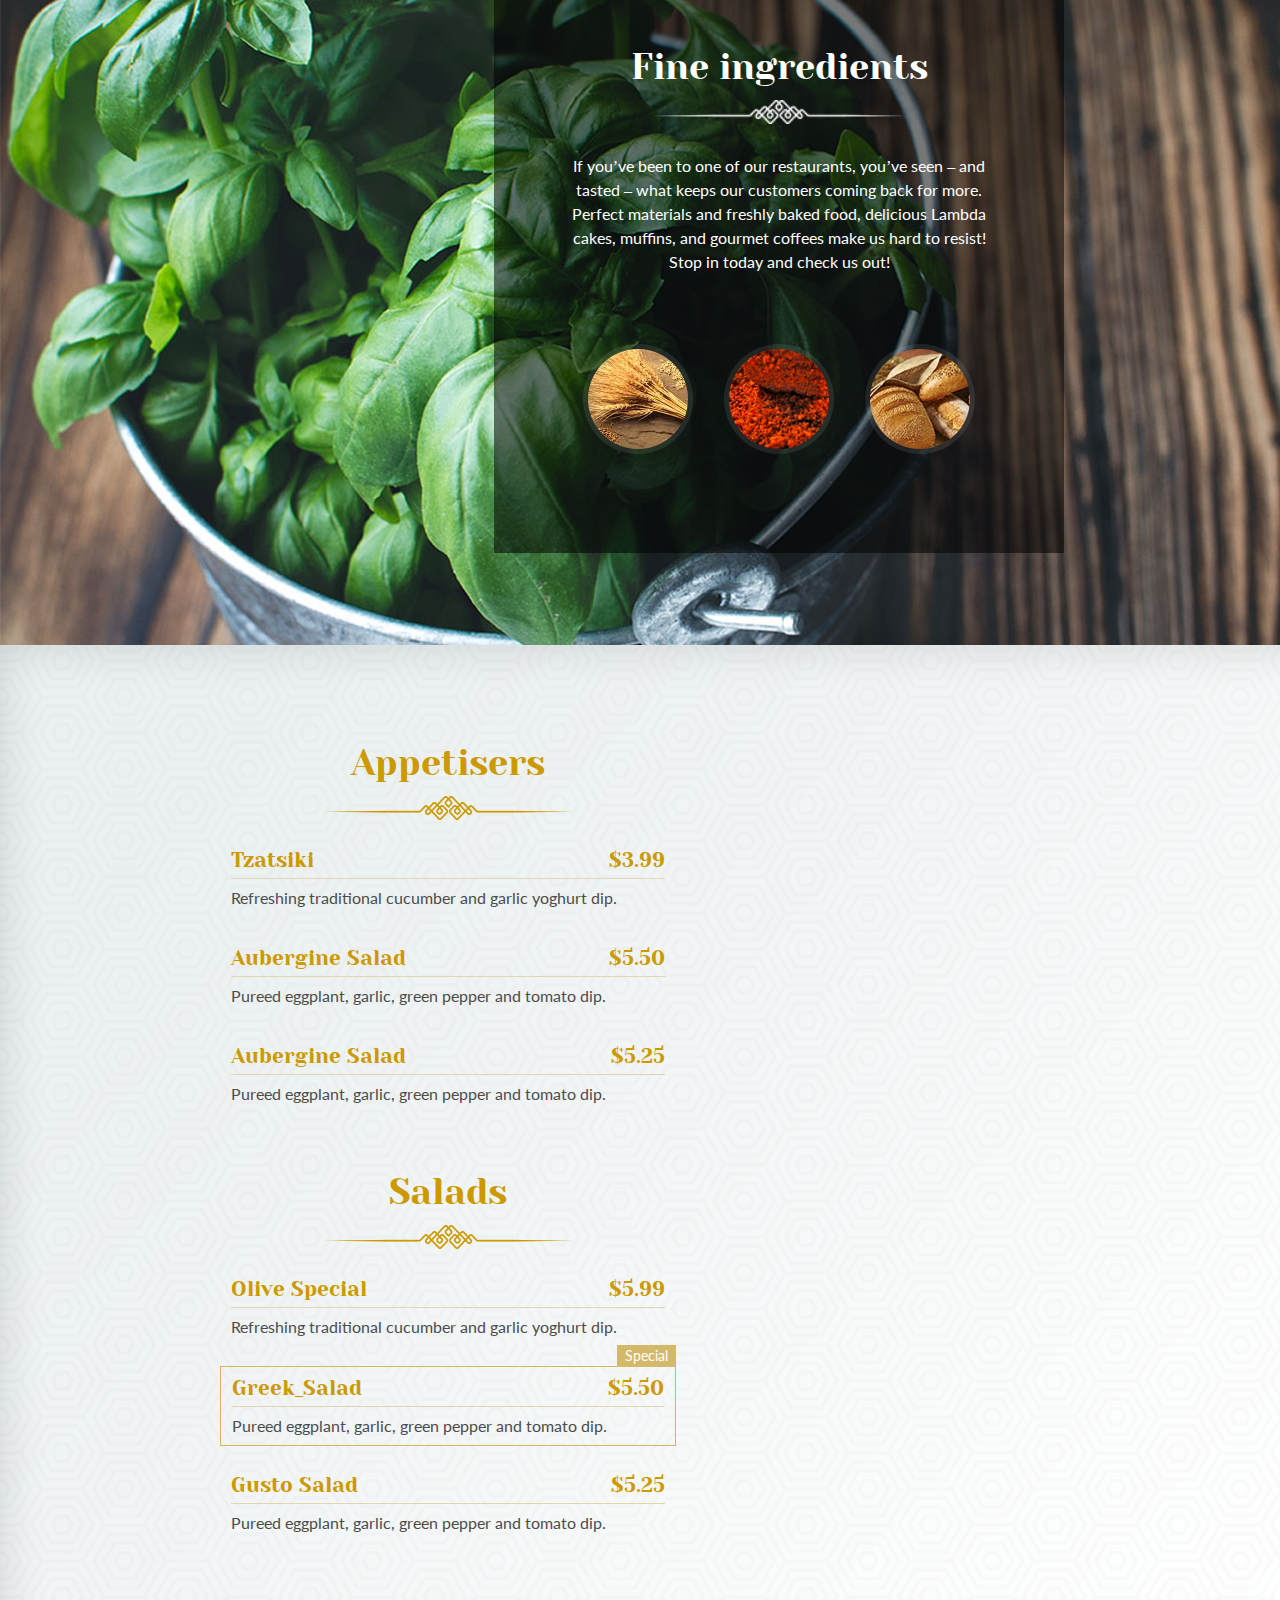
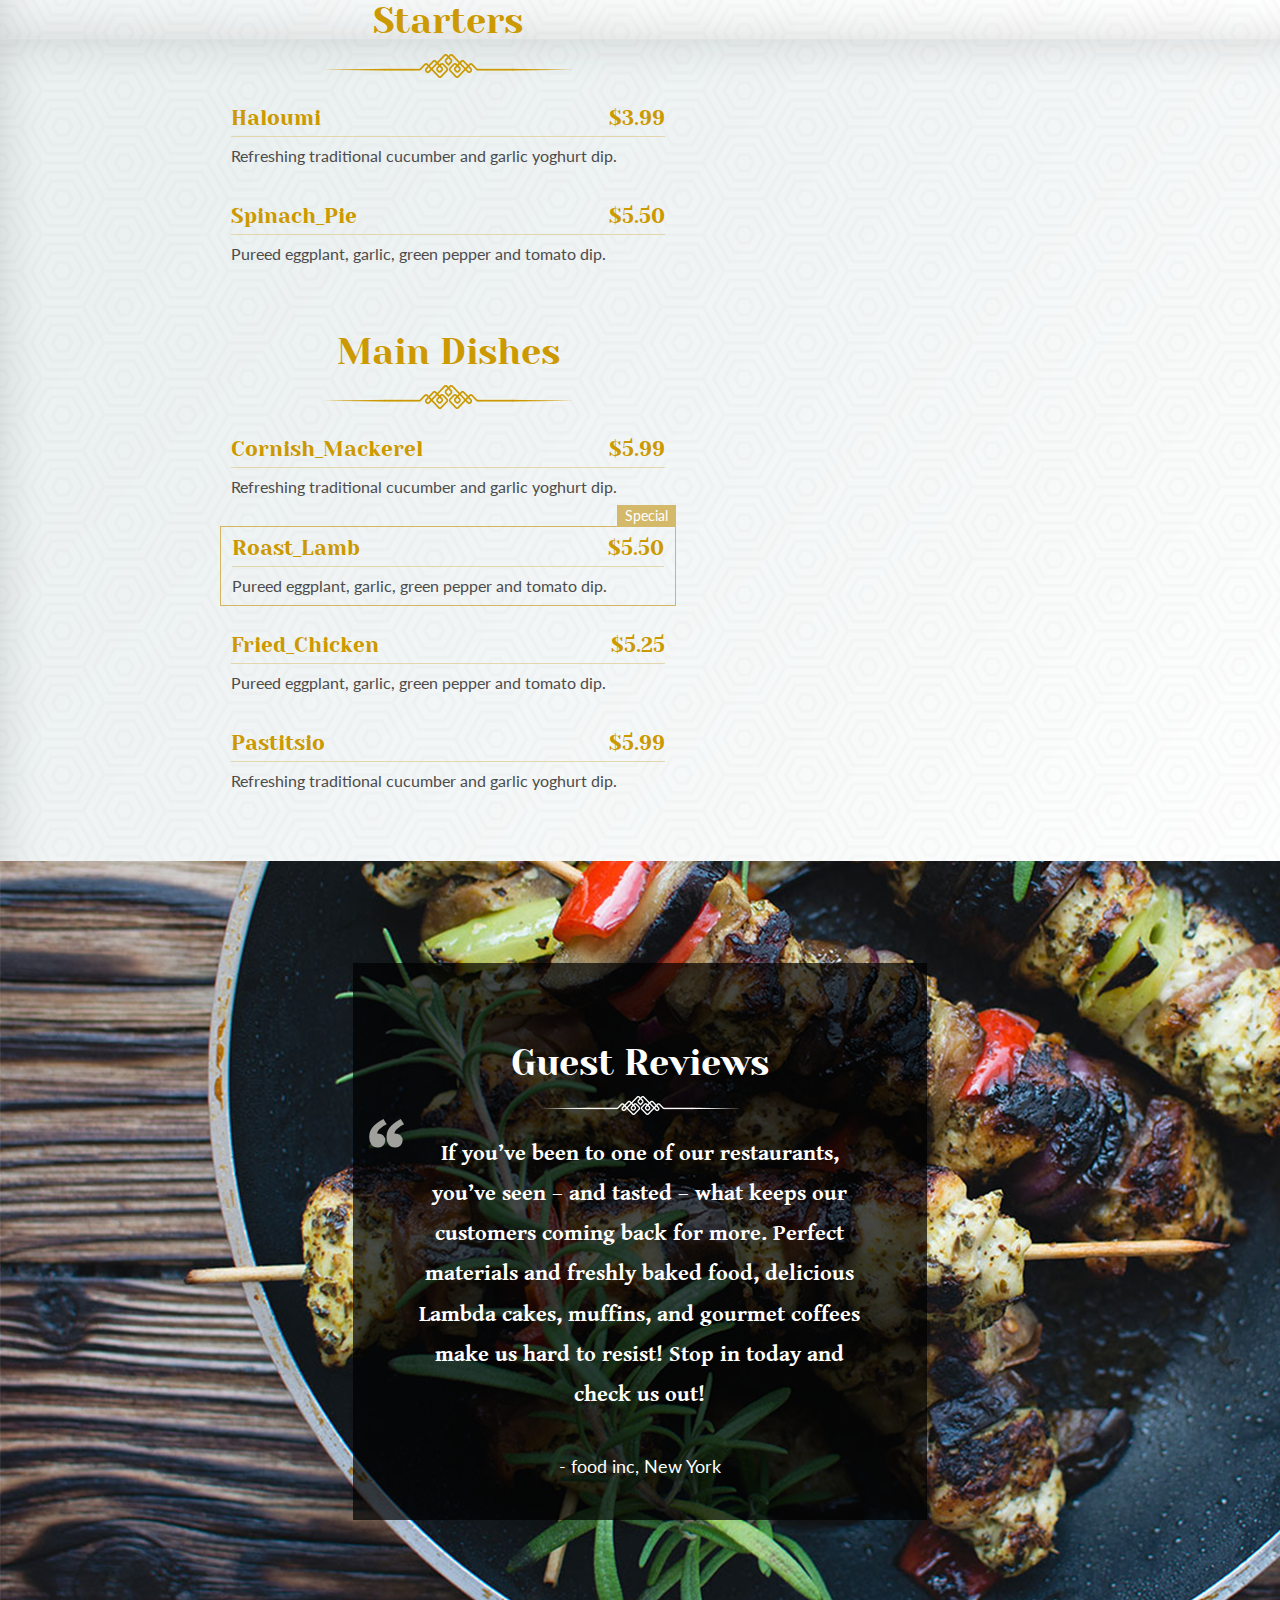
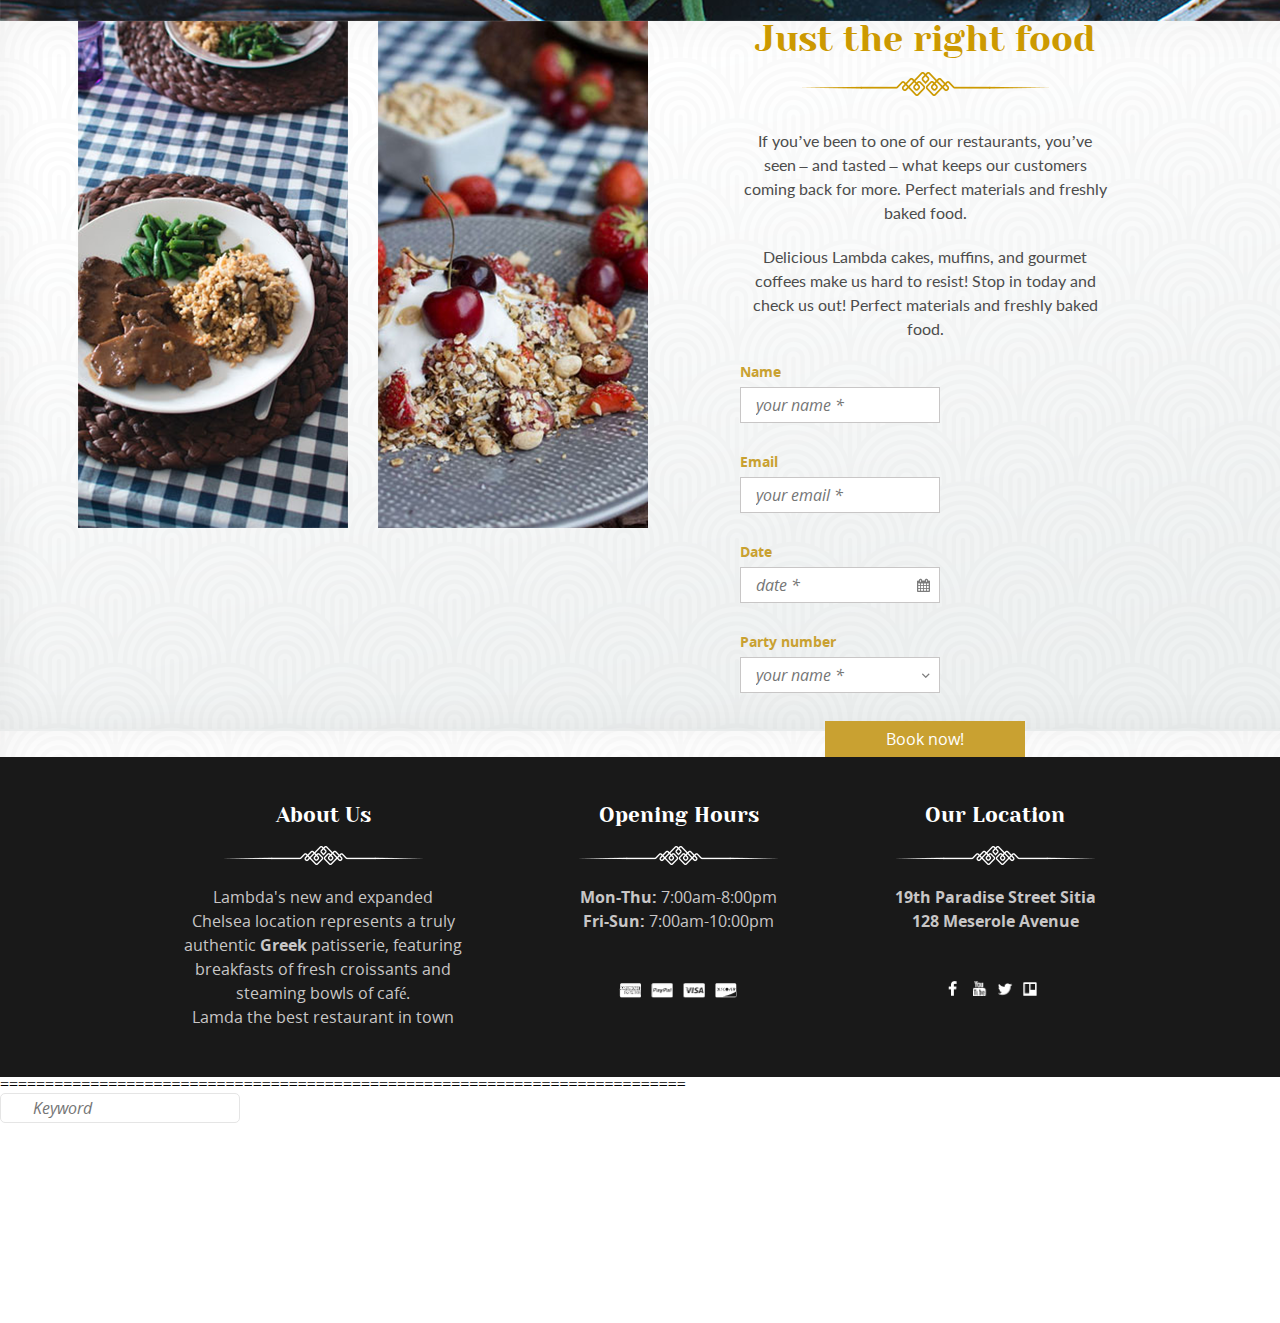
<file: Restaurant/index.html>
<!DOCTYPE html>
<html lang="en">

<head>
   <meta charset="UTF-8">
   <meta name="viewport" content="width=device-width, initial-scale=1.0">
   <link rel="stylesheet" href="CSS/style.css">
   <link rel="stylesheet" href="CSS/all.min.css">
   <title>Restaurant</title>
</head>

<body>
   <header class="page-header">
      <div class="wrapper-header">
         <div class="logo">
            <a href="#"><img src="images/Logo.png" alt="logo"></a>
         </div>
         <nav>
            <input type="checkbox" id="touch" hidden>
            <label class="touch-btn" for="touch">=</label>
            <ul class="navigation">
               <li><a href="#">Home</a></li>
               <li><a href="#">About</a></li>
               <li><a href="#">Igredients</a></li>
               <li><a href="#">Menu</a></li>
               <li><a href="#">Reviews</a></li>
               <li><a href="#">Reservations</a></li>
            </ul>
            <ul class="socials">
               <li><a class="tw" href="#"></a></li>
               <li><a class="youTube" href="#"></a></li>
               <li><a class="fb" href="#"></a></li>
            </ul>
         </nav>
      </div>
   </header>

   <main>
      <section class="deviz">
         <h1>the right ingredients</br>
            for the right food</h1>
         <img src="images/Divider-0.png" alt="Divider-0">
         <div class="buttons">
            <button class="black">BOOK A TABLE</button>
            <button class="white">SEE THE MENU</button>
         </div>
      </section>

      <section class="content-1">
         <div class="right-foods">
            <article class="right-food">
               <h2>Just the right food</h2>
               <img src="images/Divider-1.png" alt="Divider-1">
               <p>If you’ve been to one of our restaurants, you’ve seen – and tasted – what keeps our customers coming
                  back for more. Perfect materials and freshly baked food, delicious Lambda cakes, muffins, and gourmet
                  coffees make us hard to resist! Stop in today and check us out!</p>
               <div class="cook">
                  <img src="images/cook.png" alt="cook">
               </div>
            </article>
            <img class="dish" src="images/dish.png" alt="dish">
         </div>
      </section>

      <section class="content-2">
         <article class="fine-ingredients">
            <h2>Fine ingredients</h2>
            <img class="fine-ingredients-divider" src="images/Divider-2.png" alt="Divider-2">
            <p>If you’ve been to one of our restaurants, you’ve seen – and tasted – what keeps our customers coming back
               for more. Perfect materials and freshly baked food, delicious Lambda cakes, muffins, and gourmet coffees
               make us hard to resist! Stop in today and check us out!</p>
            <div class="img-ingredients">
               <div class="img-ingred"><img src="images/koloski.png" alt="koloski"></div>
               <div class="img-ingred"><img src="images/specii.png" alt="specii"></div>
               <div class="img-ingred"><img src="images/breed.png" alt="breed"></div>
            </div>
         </article>
      </section>

      <section class="content-3">
         <div class="menu">
            <div class="menu-0">
               <div class="menu-1">
                  <h3>Appetisers</h3>
                  <img src="images/Divider-1.png" alt="Divider-1">
                  <div class="menu-2">
                     <div class="menu-3">
                        <div class="menu-4">Tzatsiki</div>
                        <div class="menu-4">$3.99</div>
                     </div>
                     <p>Refreshing traditional cucumber and garlic yoghurt dip.</p>
                  </div>
                  <div class="menu-2">
                     <div class="menu-3">
                        <div class="menu-4">Aubergine Salad</div>
                        <div class="menu-4">$5.50</div>
                     </div>
                     <p>Pureed eggplant, garlic, green pepper and tomato dip.</p>
                  </div>
                  <div class="menu-2">
                     <div class="menu-3">
                        <div class="menu-4">Aubergine Salad</div>
                        <div class="menu-4">$5.25</div>
                     </div>
                     <p>Pureed eggplant, garlic, green pepper and tomato dip.</p>
                  </div>
               </div>
               <div class="menu-1">
                  <h3>Salads</h3>
                  <img src="images/Divider-1.png" alt="Divider-1">
                  <div class="menu-2">
                     <div class="menu-3">
                        <div class="menu-4">Olive Special</div>
                        <div class="menu-4">$5.99</div>
                     </div>
                     <p>Refreshing traditional cucumber and garlic yoghurt dip.</p>
                  </div>
                  <div class="menu-2 specials">
                     <div class="menu-3">
                        <div class="special">Special</div>
                        <div class="menu-4">Greek_Salad</div>
                        <div class="menu-4">$5.50</div>
                     </div>
                     <p>Pureed eggplant, garlic, green pepper and tomato dip.</p>
                  </div>
                  <div class="menu-2">
                     <div class="menu-3">
                        <div class="menu-4">Gusto Salad</div>
                        <div class="menu-4">$5.25</div>
                     </div>
                     <p>Pureed eggplant, garlic, green pepper and tomato dip.</p>
                  </div>
               </div>
            </div>

            <div class="menu-0">
               <div class="menu-1">
                  <h3>Starters</h3>
                  <img src="images/Divider-1.png" alt="Divider-1">
                  <div class="menu-2">
                     <div class="menu-3">
                        <div class="menu-4">Haloumi</div>
                        <div class="menu-4">$3.99</div>
                     </div>
                     <p>Refreshing traditional cucumber and garlic yoghurt dip.</p>
                  </div>
                  <div class="menu-2">
                     <div class="menu-3">
                        <div class="menu-4">Spinach_Pie</div>
                        <div class="menu-4">$5.50</div>
                     </div>
                     <p>Pureed eggplant, garlic, green pepper and tomato dip.</p>
                  </div>
               </div>
               <div class="menu-1">
                  <h3>Main Dishes</h3>
                  <img src="images/Divider-1.png" alt="Divider-1">
                  <div class="menu-2">
                     <div class="menu-3">
                        <div class="menu-4">Cornish_Mackerel</div>
                        <div class="menu-4">$5.99</div>
                     </div>
                     <p>Refreshing traditional cucumber and garlic yoghurt dip.</p>
                  </div>
                  <div class="menu-2 specials">
                     <div class="menu-3">
                        <div class="special">Special</div>
                        <div class="menu-4">Roast_Lamb</div>
                        <div class="menu-4">$5.50</div>
                     </div>
                     <p>Pureed eggplant, garlic, green pepper and tomato dip.</p>
                  </div>
                  <div class="menu-2">
                     <div class="menu-3">
                        <div class="menu-4">Fried_Chicken</div>
                        <div class="menu-4">$5.25</div>
                     </div>
                     <p>Pureed eggplant, garlic, green pepper and tomato dip.</p>
                  </div>
                  <div class="menu-2">
                     <div class="menu-3">
                        <div class="menu-4">Pastitsio</div>
                        <div class="menu-4">$5.99</div>
                     </div>
                     <p>Refreshing traditional cucumber and garlic yoghurt dip.</p>
                  </div>
               </div>
            </div>
         </div>
      </section>

      <section class="content-4">
         <article class="rewiews">
            <h2>Guest Reviews</h2>
            <img src="images/Divider-2.png" alt="Divider-2">
            <p>If you’ve been to one of our restaurants, you’ve seen – and tasted – what keeps our customers coming back
               for more. Perfect materials and freshly baked food, delicious Lambda cakes, muffins, and gourmet coffees
               make us hard to resist! Stop in today and check us out!</p>
            <div class="copyright">- food inc, New York</div>
         </article>
      </section>

      <section class="content-5">
         <div class="content-5-wrapper">
            <div class="dish-img">
               <img src="images/bludo-1.png" alt="bludo-1">
               <img src="images/bludo-2.png" alt="bludo-2">
            </div>
            <div class="book-a-table">
               <h2>Just the right food</h2>
               <img src="images/Divider-1.png" alt="Divider-1">
               <p>If you’ve been to one of our restaurants, you’ve seen – and tasted – what keeps our customers coming
                  back
                  for more. Perfect materials and freshly baked food.</p>
               <p>Delicious Lambda cakes, muffins, and gourmet coffees make us hard to resist! Stop in today and check
                  us
                  out! Perfect materials and freshly baked food.</p>
               <form class="inputs-pole">
                  <div class="input">
                     <p>Name</p>
                     <input type="text" placeholder="your name *">
                  </div>
                  <div class="input">
                     <p>Email</p>
                     <input type="text" placeholder="your email *">
                  </div>
                  <div class="input">
                     <p>Date</p>
                     <input class="date" type="text" placeholder="date *">
                  </div>
                  <div class="input">
                     <p>Party number</p>
                     <input class="party-number" type="text" placeholder="your name *">
                  </div>
               </form>
               <button class="btn">Book now!</button>
            </div>
         </div>
      </section>

   </main>

   <footer class="page-footer">

      <div class="footer-wrapper">

         <div class="footer-col">
            <h4>About Us</h4>
            <img src="images/Divider-2.png" alt="Divider-2">
            <p>Lambda's new and expanded Chelsea location represents a truly authentic <span class="bold">Greek</span>
               patisserie,
               featuring
               breakfasts of fresh croissants and steaming bowls of café.</br>
               Lamda the best restaurant in town</p>
         </div>
         <div class="footer-col">
            <h4>Opening Hours</h4>
            <img src="images/Divider-2.png" alt="Divider-2">
            <p><span class="bold">Mon-Thu:</span> 7:00am-8:00pm</p>
            <p><span class="bold">Fri-Sun:</span> 7:00am-10:00pm</p>
            <ul class="cards-block">
               <li><a class="aexpr" href="#"></a></li>
               <li><a class="pp" href="#"></a></li>
               <li><a class="visa" href="#"></a></li>
               <li><a class="mc" href="#"></a></li>
            </ul>
         </div>

         <div class="footer-col">
            <h4>Our Location</h4>
            <img src="images/Divider-2.png" alt="Divider-2">
            <p><span class="bold">19th Paradise Street Sitia</span></p>
            <p><span class="bold">128 Meserole Avenue</span></p>
            <ul class="social-2">
               <li><a class="fb-2" href="#"></a></li>
               <li><a class="youTube-2" href="#"></a></li>
               <li><a class="tw-2" href="#"></a></li>
               <li><a class="hpv" href="#"></a></li>
            </ul>
         </div>

      </div>

   </footer>

</body>

</html>
============================================================================
<div class="widget search">
   <label for="search-input" class="search-label"></label>
   <input type="search" id="search-input" class="search-input" placeholder="Keyword">
</div>

<div class="banner"><img src="images/Logo.png" alt="logo"></div>
</file>
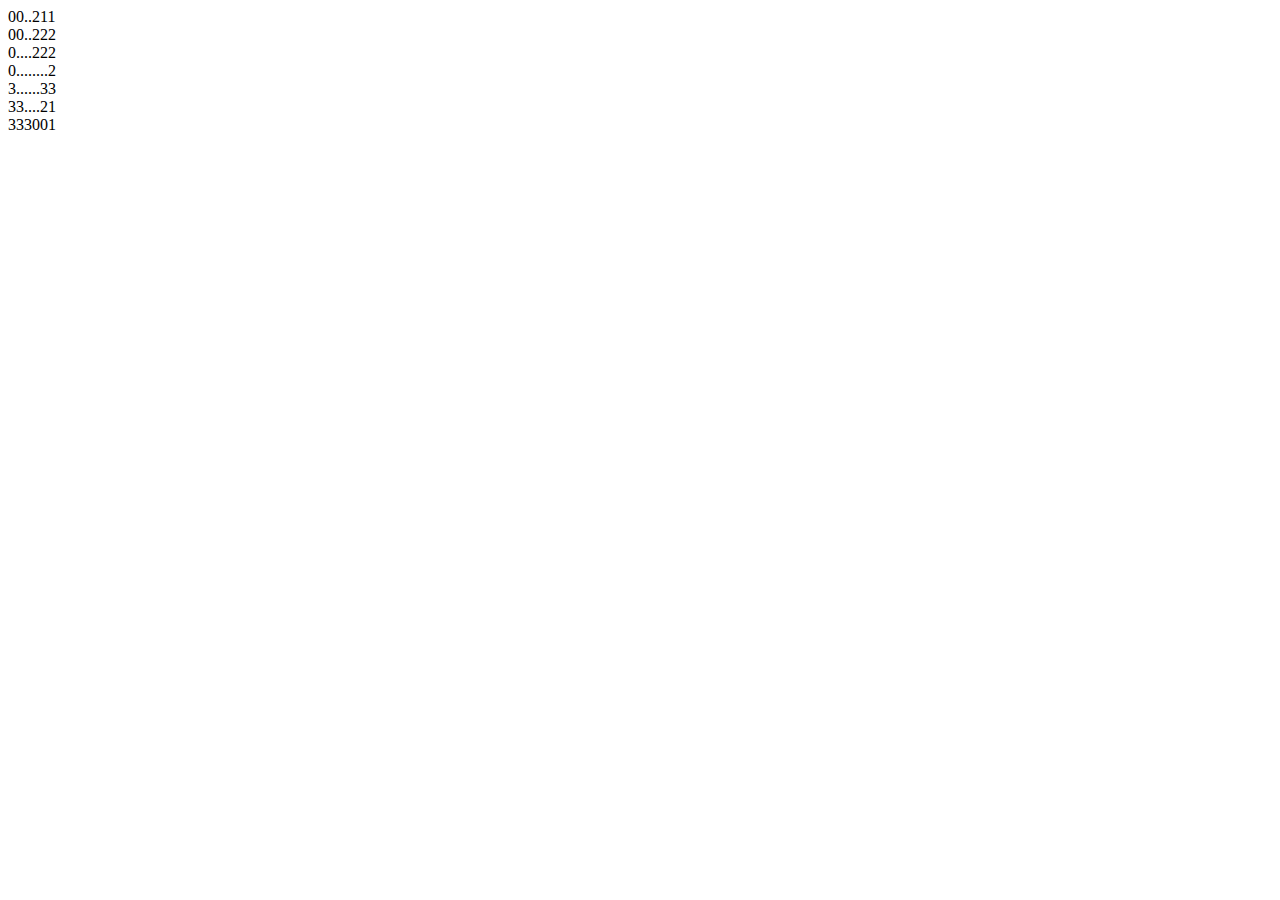
<file: Test-2/index.html>
<!DOCTYPE html>
<html lang="en">

<head>
   <meta charset="UTF-8">
   <meta name="viewport" content="width=device-width, initial-scale=1.0">
   <meta http-equiv="X-UA-Compatible" content="ie=edge">
   <title>Document</title>
</head>

<body>

   <div class="out"></div>

   <script src="script.js"></script>
</body>

</html>
</file>
<file: Busines-Studio/CSS/style.css>
/*=============================
== FONTS CONNECTION
 ============================*/
@font-face {
   font-family: MyriadPro;
   src: url(../fonts/MyriadPro/MyriadPro-Regular.woff) format("woff"),
      url(../fonts/MyriadPro/MyriadPro-Regular.ttf) format("truetype");
   font-weight: 400;
}

@font-face {
   font-family: MyriadPro;
   src: url(../fonts/MyriadPro/MyriadPro-Bold.woff) format("woff"),
      url(../fonts/MyriadPro/MyriadPro-Bold.ttf) format("truetype");
   font-weight: 900;
}

@font-face {
   font-family: MyriadPro;
   src: url(../fonts/MyriadPro/MyriadPro-Light.woff) format("woff"),
      url(../fonts/MyriadPro/MyriadPro-Light.ttf) format("truetype");
   font-weight: 300;
}

@font-face {
   font-family: TrebuchetMS;
   src: url(../fonts/TrebuchetMS/TrebuchetMS.woff) format("woff"),
      url(../fonts/TrebuchetMS/TrebuchetMS.ttf) format("truetype");
   font-weight: 400;
}



/*=============================
== CSS RESET
 ============================*/

html,
body,
div,
span,
applet,
object,
iframe,
h1,
h2,
h3,
h4,
h5,
h6,
p,
blockquote,
pre,
a,
abbr,
acronym,
address,
big,
cite,
code,
del,
dfn,
em,
img,
ins,
kbd,
q,
s,
samp,
small,
strike,
strong,
sub,
sup,
tt,
var,
b,
u,
i,
center,
dl,
dt,
dd,
ol,
ul,
li,
fieldset,
form,
label,
legend,
table,
caption,
tbody,
tfoot,
thead,
tr,
th,
td,
article,
aside,
canvas,
details,
embed,
figure,
figcaption,
footer,
header,
hgroup,
menu,
nav,
output,
ruby,
section,
summary,
time,
mark,
audio,
video {
   margin: 0;
   padding: 0;
   border: 0;
   font-size: 100%;
   font: inherit;
   vertical-align: baseline;
}

/* HTML5 display-role reset for older browsers */

article,
aside,
details,
figcaption,
figure,
footer,
header,
hgroup,
menu,
nav,
section {
   display: block;
}

body {
   line-height: 1;
}

/* ol,
ul {
   list-style: none;
} */

blockquote,
q {
   quotes: none;
}

blockquote:before,
blockquote:after,
q:before,
q:after {
   content: '';
   content: none;
}

table {
   border-collapse: collapse;
   border-spacing: 0;
}

/*=============================
== BASIC STYLES
 ============================*/

body {
   font-family: MyriadPro;
   font-weight: 300;
   font-size: 20px;
}

.wrapper {
   width: 1200px;
   margin: 0 auto;
}

h2 {
   font-family: MyriadPro;
   font-weight: 900;
   font-size: 42px;
   color: #212a44;
   text-align: center;
   /* vertical-align: center; */
}

p {
   font-family: MyriadPro;
   font-weight: 300;
}

/* button::-moz-focus-inner {
   border: 0;
   outline: none;
   border: none; // убирает бордер
   box-shadow: none; // убираем тень, если есть
   border-radius: 3px;
} */

/*=============================
== HEADER
 ============================*/


header {
   height: 65px;
   display: flex;
   flex-direction: row;
   justify-content: space-around;
   align-items: center;

}

.logo,
.Buy {
   width: 198px;
}

.logo {
   height: 24px;
   font-family: MyriadPro;
   font-weight: 900;
   font-size: 24px;
   color: #2457e8;
   text-align: left;
}

.header-nav {

   width: 620px;
   display: flex;
   justify-content: space-between;

}

.header-nav li {
   display: inline-block;
   margin: 0 12.5px;
}

.header-nav a {
   font-family: MyriadPro;
   font-weight: 400;
   font-size: 14px;
   color: #000;
   text-decoration: none;
}

.Buy {
   height: 43px;
   background: #82d760;
   box-sizing: border-box;
   border: 2px solid #82d760;
   border-radius: 3px;
   outline: none;
   font-family: TrebuchetMS;
   font-size: 18px;
   font-weight: 400;
   color: #ffffff;

}

/*=============================
== LOGOTYPE
 ============================*/


.busines_studio {
   height: 935px;
   background: url(../images/bacground-logo.png);
   background-repeat: no-repeat;
   background-position: center;
   box-sizing: border-box;
   padding: 100px;
   display: flex;
   align-items: flex-end;
   justify-content: space-around;
}

.bus-stud {
   width: 400px;
   height: 400px;
   background: #2457e8;
   padding-left: 40px;
   padding-top: 70px;
   box-sizing: border-box;
   margin-right: 990px;
}

h1 {
   font-family: MyriadPro;
   font-weight: 900;
   font-size: 70px;
   color: #ffffff;
   margin-bottom: 48px;

}

.bus-stud p {
   font-family: MyriadPro;
   font-weight: 300;
   font-size: 30px;
   color: #ffffff;
}



/*=============================
== Key-signs-of-systemic
 ============================*/



.Key-signs-of-systemic {
   height: 1310px;
   padding-top: 55px;
   box-sizing: border-box;
   display: flex;
   flex-direction: column;
   align-items: center;
}

.Next-stage {
   width: 600px;
   height: 235px;
   margin-bottom: 60px;

}

.Next-stage h2 {
   margin-bottom: 52px;
   font-weight: 300;
}

.Next-stage p {
   font-size: 20px;
   color: #666666;
   text-align: center;
   line-height: 1.5;

}

.Key-signs {
   width: 1200px;
   height: 482px;
   margin-bottom: 114px;
   display: flex;
   flex-direction: column;

}

.line-1 h3 {
   font-family: MyriadPro;
   font-weight: 900;
   font-size: 36px;
   color: #000000;
   text-align: center;
   margin-bottom: 89px;
   display: flex;
   align-items: center;
   white-space: nowrap;
   width: 100%;
}

.line-1 h3:before,
.line-1 h3:after {
   /* Свойство content необходимо указывать хотя бы пустое, иначе псевдоэлементы не отобразятся */
   content: "";
   /* Свойства линий, выравнивание по центру по вертикали */
   display: inline-block;
   vertical-align: middle;
   /* Ширина - 100% и указываем толщину линии */
   width: 100%;
   height: 1px;
   /* Цвет линии */
   background-color: #dbdbdb;
   margin-top: -34px;
}

.line-1 h3:before {
   /* Ставим левую линию слева от текста, смещая ее на 100% влево */
   margin-left: -73%;
   /* Отступ линии от заголовка */
   /* left: -14px; */

}

.line-1 h3:after {
   /* Ставим правую линию справа от текста, смещая ее на 100% вправо */
   margin-right: -73%;
   /* Отступ линии от заголовка */
   /* right: -14px; */

}

.line-1 {
   display: flex;
   flex-direction: column;
   align-items: center;
}



.Keys {
   height: 334px;

   display: flex;
   flex-direction: row;
   justify-content: space-between;

}

.Keys-1 {
   width: 380px;
   height: 334px;
   display: flex;
   align-items: center;
   flex-direction: column;
}

h6 {
   font-family: MyriadPro;
   font-weight: 900;
   font-size: 18px;
   color: #000000;
   text-align: center;
   margin-top: 56px;
   margin-bottom: 22px;
}

.Keys-1 p {
   font-size: 16px;
   color: #747474;
   text-align: center;
   line-height: 1.5;
}

.Diagnostics {
   width: 1200px;
   height: 315px;
   background: #e3f6dc;
   padding-top: 55px;
   box-sizing: border-box;
   display: flex;
   flex-direction: column;
   align-items: center;

}

.Diagnostics p {
   font-size: 24px;
   color: #000000;
   text-align: center;
   line-height: 1.3;
   margin-bottom: 47px;
   padding: 0 200px;
   box-sizing: border-box;

}

.Download-questionnaire {
   width: 336px;
   font-family: MyriadPro;
   font-size: 18px;
   font-weight: 400;
   color: #ffffff;
}



/*=============================
== Opportunities
 ============================*/



.Opportunities {
   height: 1110px;
   display: flex;
   flex-direction: column;
   align-items: center;
}

.Opportunities h2 {
   font-weight: 300;
}

.Opport {
   width: 100%;
   display: flex;
   flex-direction: column;
   align-items: center;
   margin-top: 70px;
}

.Opport-content {
   width: 1200px;
   display: flex;
   flex-direction: row;
   justify-content: space-between;
   margin-bottom: 62px;
}

.Opport-info {
   margin-top: 69px;

}

.Opport-info P {
   width: 790px;
   font-size: 24px;
   color: #999999;
   line-height: 1.3;

}

.Opport-img {
   width: 380px;

}

.Opport-img p {
   font-size: 16px;
   font-weight: 400;
   color: #000000;
   margin-top: 20px;
   line-height: 1.5;
}



/*=============================
== Clients
 ============================*/



.Clients {
   height: 640px;
   display: flex;
   flex-direction: row;
   justify-content: space-around;
   margin-bottom: 180px;
   padding-left: 100px;
   padding-right: 100px;
   box-sizing: border-box;
}

.Client-nav {
   height: 640px;
   display: flex;
   /* flex-direction: row;
   justify-content: center; */
   flex-direction: column;
   align-items: center;
   padding-top: 372px;
   box-sizing: border-box;
}

.Client-content,
.client-names {
   width: 700px;
   display: flex;
   flex-direction: column;
   align-items: center;
}

.Client-content {
   height: 637px;
}

.Client-content h2 {
   font-weight: 300;
}

.client-names {
   height: 470px;
   margin-top: 83px;
}

.client-name,
.client-specialty {
   font-weight: 400;
}

.client-name {
   margin-top: 20px;
   font-size: 18px;
}

.client-specialty {
   margin-bottom: 20px;
   font-size: 14px;
}

.clients-review {
   margin-top: 30px;
}

.clients-review {
   font-size: 16px;
   color: #747474;
   line-height: 1.5;
   text-align: center;
}



/*=============================
== Delivery-options
 ============================*/



.Delivery-options {
   margin-bottom: 100px;
   display: flex;
   flex-direction: column;
   align-items: center;
   /* justify-content: space-between; */
}

.Delivery-options h2 {
   font-weight: 300;
}

.Delivery-info {
   font-size: 20px;
   color: #000000;
   text-align: center;
   margin-top: 52px;
   margin-bottom: 45px;
}

.Delivery-nav {
   display: flex;
   flex-direction: row;
   justify-content: center;
}

.btn-active,
.btn-none-active {
   background: none;
   font-family: MyriadPro;
   font-size: 16px;
   font-weight: 400;
   border-radius: 3px 3px 0 0;
}

.btn-active {
   width: 171px;
   border: 1px solid #8fb233;
   color: #8fb233;
   position: relative;
}

/*http://htmlbook.ru/blog/treugolniki-cherez-css*/
.btn-active::after {
   content: '';
   position: absolute;
   /* Абсолютное позиционирование */
   left: 81px;
   bottom: -16px;
   /* Положение треугольника */
   border: 6px solid transparent;
   /* Прозрачные границы */
   border-top: 10px solid #8fb233;
   /* Добавляем треугольник */
}

.btn-none-active {
   width: 216px;
   border: 1px solid #d2cfc1;
   color: #999999;
}

.produkt-variants {
   width: 1204px;
   height: 100%;
   border-top: 1px solid #d2cfc1;
   padding-top: 51px;
   box-sizing: border-box;
   display: flex;
   flex-direction: row;
   justify-content: space-between;
}

.produkt-variant {
   width: 502px;
   display: flex;
   flex-direction: column;
   align-items: center;
}

/* .prod-var-left {
   margin-right: 100px;
}

.prod-var-right {
   margin-left: 100px;
} */

.produkt-variant-1 {
   width: 502px;
   height: 80px;
   display: flex;
   flex-direction: row;
   justify-content: center;
   justify-content: space-between;
   margin-bottom: 39px;
}

.produkt-variant-1 h2 {
   height: 80px;
   text-align: left;
   font-weight: 300;

}

.Buy-1 {
   width: 146px;
   margin-top: 25px;
}

.Recommendation {
   width: 500px;
   height: 297px;
   box-sizing: border-box;
   padding-left: 29px;
   padding-top: 31px;
   padding-bottom: 34px;
   display: flex;
   flex-direction: column;
   justify-content: space-between;
   margin-bottom: 37px;
}

.Rec-1 {
   border: 3px solid #24aae8;
}

.Rec-2 {
   border: 3px solid #02c466;
}

.Recommendation h3 {
   font-family: MyriadPro;
   font-size: 36px;
   font-weight: 300;
   text-align: left;
   color: #000000;
   /* margin-bottom: none; */
}

.example {
   width: 304px;
   height: 76px;
   display: flex;
   flex-direction: row;
   align-items: center;
}

.example img {
   width: 49px;
   height: 49px;
   margin-right: 25px;

}

.example-1 {
   height: 68px;
   display: flex;
   flex-direction: column;
   justify-content: space-between;
}

#last {
   display: flex;
   flex-direction: column;
   justify-content: center;
}

.example-1 p {
   font-size: 16px;
   font-weight: 300;
   color: #000000;
}

.color-1 {
   color: #24aae8;

}

.color-12 {
   color: #24aae8;
   font-size: 28px;
   vertical-align: sub;
}

.color-2 {
   color: #02c466;
}

.color-22 {
   color: #02c466;
   font-size: 28px;
   vertical-align: sub;
}

.Product-description {
   width: 500px;

}

.Product-descr {
   font-size: 20px;
   color: #808080;
   line-height: 1.5;
   margin-bottom: 56px;
}

.Product-features {
   font-size: 16px;
   color: #808080;
   line-height: 1.3;
   text-align: left;
   margin-bottom: 26px;
}

.Product-description li {
   font-size: 16px;
   color: #808080;
   line-height: 1.3;
   text-align: left;
   margin-bottom: 26px;
   list-style-position: inside;
}

.Compare-options {
   width: 100%;
   height: 100%;
   display: flex;
   flex-direction: column;
   align-items: center;
}

.line {
   width: 100%;
   display: flex;
   flex-direction: row;
   align-items: center;
   margin-bottom: 10px;
}

.Compare-options p {
   font-family: TrebuchetMS;
   font-size: 18px;
   font-weight: 400;
   color: #24aae8;
}



/*=============================
== Options
 ============================*/



.Options {
   height: 100%;
   display: flex;
   flex-direction: column;
   align-items: center;
   margin-bottom: 89px;
}

.Options h2 {
   font-weight: 300;
}

.Options-variant {
   width: 964px;
   height: 100%;
   display: flex;
   flex-direction: row;
   justify-content: space-between;
   margin-top: 70px;
}

.options-var {
   width: 207px;
   height: 100%;
   display: flex;
   flex-direction: column;
   align-items: center;
}

.options-var-img {
   width: 112px;
   height: 112px;
   border-radius: 50%;
   display: flex;
   flex-direction: column;
   align-items: center;
   justify-content: center;
}

.col-blue {
   background-color: #24aae8;
}

.col-green {
   background-color: #02c466;
}

.col-green2 {
   background-color: #8fb233;
}

.col-yellow {
   background-color: #e8c124;
}

.options-var p {
   font-size: 14px;
   color: #747474;
   text-align: center;
   line-height: 1.3;
   margin-bottom: 23px;
}

.options-var a {
   text-decoration: none;
   font-size: 14px;
   color: #3eb0ea;
   text-align: center;
   line-height: 1.3;
   margin-bottom: 23px;
}



/*=============================
== Studing
=============================*/


.Studing {
   height: 100%;
   background: #e4e5e3;
   display: flex;
   flex-direction: row;
   justify-content: space-between;
   padding-top: 52px;
   box-sizing: border-box;
}

.Studing-img {
   display: flex;
   flex-direction: column;
   justify-content: flex-end;
}

.Studing-info {
   width: 702px;
   display: flex;
   flex-direction: column;
   justify-content: space-between;
   align-items: center;
}

.Studing-info h2 {
   margin-bottom: 72px;
   font-weight: 300;
}

.Studing-info p {
   margin-bottom: 33px;
   color: #646464;
}

.first {
   font-size: 20px;
}

.second {
   font-size: 16px;
}

.Test {
   margin-top: 49px;
   margin-bottom: 100px;
   width: 186px;
}



/*=============================
== Try
=============================*/


.Try {
   height: 100%;
   display: flex;
   flex-direction: column;
   align-items: center;
   /* margin-bottom: 93px; */
   padding-top: 52px;
   box-sizing: border-box;
}

.Try h2 {
   margin-bottom: 60px;
   font-weight: 300;
}

.demo {
   width: 1064px;
   display: flex;
   flex-direction: row;
   justify-content: space-between;
}

.demo-1 {
   width: 480px;
   display: flex;
   flex-direction: column;
   align-items: center;
}

.demo-1 p {
   font-size: 16px;
   columns: #666666;
   margin-top: 32px;
   margin-bottom: 45px;
}

.demo-1 a {
   font-family: MyriadPro;
   font-weight: 400;
   font-size: 18px;
   color: #3665ea;
   text-decoration: none;
   align-self: flex-start;
}

.BuyBusinesStudio {
   width: 100%;
   height: 86px;
   background: #82d760;
   display: flex;
   flex-direction: column;
   align-items: center;
   justify-content: center;
   margin-top: 93px;
}

.BuyBusinesStudio a {
   font-family: MyriadPro;
   font-size: 22px;
   font-weight: 400;
   /* text-align: left; */
   color: #ffffff;
   text-decoration: none;
}

/*=============================
== FOOTER
=============================*/

footer {
   height: 350px;
   display: flex;
   flex-direction: column;
   align-items: center;
   padding-top: 93px;
}

.Questions {
   font-size: 18px;
   columns: #999999;
   margin-bottom: 58px;
   text-align: center;
   line-height: 1.2;
}

.contact {
   width: 590px;
   display: flex;
   flex-direction: row;
   justify-content: space-between;
}

.footer-contact {
   display: flex;
   flex-direction: column;
   align-items: center;
   margin-bottom: 87px;
}

.footer-contact p {
   font-size: 14px;
   font-weight: 400;
   margin-bottom: 14px;
}

.footer-contact a {
   text-decoration: none;
   font-size: 28px;
   font-weight: 400;
}

.tele a {
   color: #000000;
}

.copyright {
   font-size: 14px;
   color: #999999;
   text-align: center;
}
</file>
<file: ExotiCar/CSS/style-2.css>
/*=============================
== FONTS CONNECTION
 ============================*/
@font-face {
    font-family: "Helvetica Neue";
    src: url(../fonts/HelveticaNeue-Medium.woff) format("woff"),
        url(../fonts/HelveticaNeue-Medium.ttf) format("truetype");
    font-weight: 500;
}

@font-face {
    font-family: "Helvetica Neue";
    src: url(../fonts/HelveticaNeue.woff) format("woff"),
        url(../fonts/HelveticaNeue.ttf) format("truetype");
    font-weight: 400;
}

@font-face {
    font-family: "Helvetica Neue";
    src: url(../fonts/HelveticaNeue-Bold.woff) format("woff"),
        url(../fonts/HelveticaNeue-Bold.ttf) format("truetype");
    font-weight: 900;
}

@font-face {
    font-family: "Helvetica Neue Italic";
    src: url(../fonts/HelveticaNeueLightItalic.woff) format("woff"),
        url(../fonts/HelveticaNeueLightItalic.ttf) format("truetype");
    font-weight: 300;
}

@font-face {
    font-family: "Helvetica Neue";
    src: url(../fonts/HelveticaNeueLight.woff) format("woff"),
        url(../fonts/HelveticaNeueLight.ttf) format("truetype");
    font-weight: 300;
}


/*=============================
 == CSS RESET
  ============================*/

html,
body,
div,
span,
applet,
object,
iframe,
h1,
h2,
h3,
h4,
h5,
h6,
p,
blockquote,
pre,
a,
abbr,
acronym,
address,
big,
cite,
code,
del,
dfn,
em,
img,
ins,
kbd,
q,
s,
samp,
small,
strike,
strong,
sub,
sup,
tt,
var,
b,
u,
i,
center,
dl,
dt,
dd,
ol,
ul,
li,
fieldset,
form,
label,
legend,
table,
caption,
tbody,
tfoot,
thead,
tr,
th,
td,
article,
aside,
canvas,
details,
embed,
figure,
figcaption,
footer,
header,
hgroup,
menu,
nav,
output,
ruby,
section,
summary,
time,
mark,
audio,
video {
    margin: 0;
    padding: 0;
    border: 0;
    font-size: 100%;
    font: inherit;
    vertical-align: baseline;
}

/* HTML5 display-role reset for older browsers */

article,
aside,
details,
figcaption,
figure,
footer,
header,
hgroup,
menu,
nav,
section {
    display: block;
}

body {
    line-height: 1;
}

/* ol,
 ul {
    list-style: none;
 } */

blockquote,
q {
    quotes: none;
}

blockquote:before,
blockquote:after,
q:before,
q:after {
    content: '';
    content: none;
}

table {
    border-collapse: collapse;
    border-spacing: 0;
}

/*=============================
 == BASIC STYLES
  ============================*/
.wrapper {
    width: 1115px;
    margin: 0 auto;
    display: flex;
    flex-direction: row;
    justify-content: space-between;
}

a {
    text-decoration: none;
}

li {
    list-style-type: none;
}

/*=============================
== HEADER
 ============================*/

.page-header {
    width: 1366px;
    height: 68px;
    display: flex;
    flex-direction: row;
    justify-content: space-between;
    align-items: center;
    background: rgba(0, 0, 0, 0.9);
    position: absolute;
    left: 0;
    top: 0;
}

.page-header ul {
    display: flex;
    flex-direction: row;
    justify-content: flex-end;
}

.header-nav a {
    list-style-type: none;
    font-family: "Helvetica Neue";
    font-weight: 400;
    font-size: 14px;
    text-transform: uppercase;
    color: #fff;
    margin-left: 105px;
}

/*=============================
== banner
 ============================*/

.banner {
    width: 1366px;
    height: 434px;
    background: url(../images/bacground.png);
    background-repeat: no-repeat;
    padding-top: 177px;
    display: flex;
    flex-direction: column;
    align-items: center;
}

.banner h1 {
    font-family: "Helvetica Neue";
    font-weight: 900;
    font-size: 60px;
    text-transform: uppercase;
    color: #fff;
    text-align: center;
    margin-bottom: 25px;
}

.banner p {
    font-family: "Helvetica Neue";
    font-weight: 300;
    font-size: 21px;
    color: #fff;
    text-align: center;
    margin-bottom: 28px;
}

.btn {
    width: 166px;
    height: 50px;
    box-sizing: border-box;
    border: 1px solid #ca0500;
    background: #ca0500;
    margin: 0 auto;
    font-family: "Helvetica Neue";
    font-weight: 400;
    font-size: 14px;
    color: #fff;
    text-align: center;
    text-transform: uppercase;
    text-decoration: none;
}

.about-investors {
    width: 1366px;
    min-height: 704px;
    /* background: url(../images/bacground-2.png); */
    background-position: right center;
    background: linear-gradient(97deg, #fff 0%, #fff 50%, #111111 50%, #111111 100%);
    display: flex;
    flex-direction: row;
    justify-content: space-around;
    padding-top: 62px;
}

.about-investors-2 {
    width: 421px;
    height: 100%;
}

.about-investors-2 h3::after {
    content: "";
    /* Свойство content необходимо указывать хотя бы пустое, иначе псевдоэлементы не отобразятся */
    display: block;
    /* Блочная модель */
    width: 38px;
    /* Задаём ширину линии */
    height: 2px;
    /* Высота линии */
    background-color: #ca0500;
    /* Цвет линии */
    margin-top: 28px;
    margin-bottom: 28px;
}

.about-investors-2 h3 {
    font-family: "Helvetica Neue";
    font-weight: 300;
    font-size: 36px;
    line-height: 1.1;
}

.about {
    color: #000;
}

.investors {
    color: #fff;
}

.about-investors-2 h4 {
    font-family: "Helvetica Neue Italic";
    font-weight: 300;
    font-size: 22px;
}

.about-investors-2 p {
    font-family: "Helvetica Neue";
    font-weight: 300;
    font-size: 15px;
    margin-top: 25px;
    line-height: 1.6;
}

/*=============================
== FOOTER
=============================*/

.page-footer {
    width: 1366px;
    height: 176px;
    background: #111111;
    display: flex;
    flex-direction: row;
    justify-content: space-around;
    padding-top: 28px;
}

.page-footer-block {
    width: 200px;
    height: 100%;
    display: flex;
    flex-direction: column;
}

.page-footer-block h5 {
    font-family: "Helvetica Neue";
    font-weight: 400;
    font-size: 13px;
    text-transform: uppercase;
    color: #fff;
    line-height: 1.6;
}

/* .page-footer-block hr {
    width: 200px;
    height: 1px;
    border: none;
    color: #292929;
    background-color: #292929;
    margin-bottom: 15px;
    margin-top: 0px;
} */


.page-footer-block h5::after {
    content: '';
    display: block;
    width: 200px;
    height: 1px;
    background: #292929;
    margin-top: 15px;
    margin-bottom: 15px;
}

.page-footer-block ul li {
    margin-bottom: 12px;
}

.page-footer-block ul li a {
    list-style-type: none;
    font-family: "Helvetica Neue";
    font-weight: 400;
    font-size: 13px;
    color: #7e7e7e;
}

.social {
    height: 90px;
    margin-bottom: 35px;
}

.soc {
    width: 100%;
    height: 43px;
    display: flex;
    flex-direction: row;
    justify-content: flex-start;
    margin-bottom: 38px;
}

.socials {
    display: block;
    width: 43px;
    height: 43px;
    border: 1px solid #000;
    border-radius: 50%;
    background: url(../images/socials.png),
        linear-gradient(rgba(0, 0, 0, 1), rgba(0, 0, 0, 1));
    margin-right: 13px;
    box-sizing: border-box;
}

a.fb {
    background-position: 3px 1px;
    background-size: 285%;
}

a.tw {
    background-position: 41px 2px;
    background-size: 285%;
}

a.google {
    background-position: -34px 2px;
    background-size: 285%;
}

.copiright {
    font-family: "Helvetica Neue";
    font-weight: 400;
    font-size: 13px;
    color: #7e7e7e;
    display: inline;
}
</file>
<file: Restaurant/CSS/style.css>
/*=============================
== FONTS CONNECTION
 ============================*/
@font-face {
   font-family: "Gentium Book Basic";
   src: url(../fonts/GenBkBasB.woff) format("woff"),
      url(../fonts/GenBkBasB.ttf) format("truetype");
   font-weight: 900;
}

@font-face {
   font-family: Lato;
   src: url(../fonts/latoregular.woff) format("woff"),
      url(../fonts/latoregular.ttf) format("truetype");
   font-weight: 400;
}

@font-face {
   font-family: "Open Sans";
   src: url(../fonts/opensans.woff) format("woff"),
      url(../fonts/opensans.ttf) format("truetype");
   font-weight: 400;
}

@font-face {
   font-family: "Open Sans";
   src: url(../fonts/opensansbold.woff) format("woff"),
      url(../fonts/opensansbold.ttf) format("truetype");
   font-weight: 900;
}

@font-face {
   font-family: "Open Sans Italic";
   src: url(../fonts/opensansitalic.woff) format("woff"),
      url(../fonts/opensansitalic.ttf) format("truetype");
   font-weight: 400;
}

@font-face {
   font-family: "Yeseva One";
   src: url(../fonts/yesevaone.woff) format("woff"),
      url(../fonts/yesevaone.ttf) format("truetype");
   font-weight: 400;
}

@font-face {
   font-family: Georgia;
   src: url(../fonts/Georgia.woff) format("woff"),
      url(../fonts/Georgia.ttf) format("truetype");
   font-weight: 400;
}


/*=============================
==CSS RESET
=============================*/

html,
body,
div,
span,
applet,
object,
iframe,
h1,
h2,
h3,
h4,
h5,
h6,
p,
blockquote,
pre,
a,
abbr,
acronym,
address,
big,
cite,
code,
del,
dfn,
em,
img,
ins,
kbd,
q,
s,
samp,
small,
strike,
strong,
sub,
sup,
tt,
var,
b,
u,
i,
center,
dl,
dt,
dd,
ol,
ul,
li,
fieldset,
form,
label,
legend,
table,
caption,
tbody,
tfoot,
thead,
tr,
th,
td,
article,
aside,
canvas,
details,
embed,
figure,
figcaption,
footer,
header,
hgroup,
menu,
nav,
output,
ruby,
section,
summary,
time,
mark,
audio,
video {
   margin: 0;
   padding: 0;
   border: 0;
   font-size: 100%;
   font: inherit;
   vertical-align: baseline;
}

/* HTML5 display-role reset for older browsers */

article,
aside,
details,
figcaption,
figure,
footer,
header,
hgroup,
menu,
nav,
section {
   display: block;
}

body {
   line-height: 1;
}

ol,
ul {
   list-style: none;
}

blockquote,
q {
   quotes: none;
}

blockquote:before,
blockquote:after,
q:before,
q:after {
   content: '';
   content: none;
}

table {
   border-collapse: collapse;
   border-spacing: 0;
}

/*=============================
== BASIC STYLES
 ============================*/
html {
   box-sizing: border-box;
   font-size: 16px;
}

*,
*:before,
*:after {
   box-sizing: inherit;
}

a {
   text-decoration: none;
   display: flex;
   /* убираем подчеркивание */
}

li {
   list-style-type: none;
   /* убираем маркеры */
}





/*=============================
== HEADER
 ============================*/

.page-header {
   width: 100%;
   max-width: 1600px;
   margin: 0 auto;
   min-height: 110px;
   padding: 9px 0;
   display: flex;
   position: absolute;
   /* left: 0; */
   top: 0;
   background-position: right center;
   /* Выравниваем бекграунд */
   background: linear-gradient(360deg, #0000 0%, #0005 100%);
   /* Задаем градус и цвета */
   left: 50%;
   /* Выравниваем поцентру шаг 1 */
   transform: translate(-50%, 0);
   /* Выравниваем поцентру шаг 2 */
   z-index: 1;
}

.wrapper-header {
   width: calc(100% - 22.5%);
   height: 100%;
   margin: 0 auto;
}

.logo {
   margin-right: auto;
}

.wrapper-header,
.navigation,
.socials,
nav {
   display: flex;
   align-items: center;
}

nav {
   width: 66.59177127598951%;
   /* flex-wrap: wrap; */
}

.touch-btn {
   display: none;
}

.navigation {
   display: flex;
   flex-wrap: wrap;
   margin-right: 10px;
}

.navigation li:not(:last-of-type) {
   margin-right: 52px;
}

.navigation a {
   font-family: "Gentium Book Basic";
   font-weight: 900;
   font-size: 1.3125rem;
   color: #fff;
}

.socials {
   margin-right: 2.2%;
}

.socials li {
   margin: 0 3%;
}

.socials a {
   display: block;
   width: 22PX;
   height: 22px;
   background: url(../images/social.png);
   background-repeat: no-repeat;
}

a.tw {
   background-position: 4px 2px;
   background-size: 282%;
}

a.youTube {
   background-position: -25px 2px;
   background-size: 282%;
}

a.fb {
   background-position: -48px 2px;
   background-size: 282%;
}

/*=============================
== DEVIZ
 ============================*/
.deviz {
   width: 100%;
   max-width: 1600px;
   margin: 0 auto;
   background: url(../images/bg-1.png);
   padding-top: 15em;
   display: flex;
   flex-direction: column;
   align-items: center;
   padding-bottom: 12em;
}

h1 {
   font-family: "Yeseva One";
   font-size: 5.625rem;
   color: #fff;
   text-align: center;
   margin-bottom: 33px;
}

.deviz img {
   margin-bottom: 33px;
}

.buttons {
   min-width: 30.5em;
   display: flex;
   justify-content: space-between;
}

.black,
.white {
   width: 12.6em;
   height: 3em;
   box-sizing: border-box;
   /* margin: 0 auto; */
   font-family: Lato;
   font-weight: 400;
   font-size: 1.125em;
   color: #fff;
   text-align: center;
   text-transform: uppercase;
   text-decoration: none;
}

.black {
   border: 1px solid #0008;
   background: #0006;
}

.white {
   border: 1px solid #fff8;
   background: #fff5;
}

/*=============================
== content-1
 ============================*/

.content-1 {
   width: 100%;
   max-width: 1600px;
   margin: 0 auto;
   min-height: 710px;
   /* overflow: hidden; */
   background: url(../images/background-white-1.png);
   padding-top: 3em;
}

.right-foods {
   width: 70%;
   max-width: 68.125em;
   margin: 0 auto;
   min-height: 654px;
   display: flex;
   justify-content: space-between;
}

.right-food {
   max-width: 50%;
   display: flex;
   flex-direction: column;
   align-items: center;
   padding-top: 40px;
   margin-right: 23px;
}

h2 {
   font-family: "Yeseva One";
   font-size: 2.25rem;
   color: #cc9900;
   text-align: center;
   margin-bottom: 15px;
}

.right-food p {
   font-family: Lato;
   color: #000;
   line-height: 1.5;
   text-align: center;
   margin-bottom: 52px;
}

.cook {
   width: 100%;
   display: flex;
   justify-content: flex-end;
   margin-right: 110px;
}

.right-food img {
   width: 55%;
   margin-bottom: 33px;
   /* height: 100%; */
}

.dish {
   width: 621px;
   height: 625px;
}


/*=============================
== content-2
 ============================*/

.content-2 {
   width: 100%;
   max-width: 1600px;
   min-height: 760px;
   margin: 0 auto;
   background: url(../images/bg-2.png);
   padding-right: 216px;
   display: flex;
   justify-content: flex-end;
   align-items: center;
}

.fine-ingredients {
   max-width: 35.625em;
   min-height: 36em;
   padding: 4.5em;
   background: #0008;
   display: flex;
   flex-direction: column;
   align-items: center;
}

.fine-ingredients h2 {
   color: #fff;
   margin-bottom: 15px;

}

.fine-ingredients-divider {
   width: 250px;
   margin-bottom: 30px;
}

.fine-ingredients p {
   font-family: Lato;
   color: #fff;
   line-height: 1.5;
   text-align: center;
   margin-bottom: 70px;
}

.img-ingredients {
   min-width: 392px;
   min-height: 110px;
   display: flex;
   justify-content: space-between;
}

.img-ingred {
   width: 110px;
   height: 110px;
}

/*=============================
== content-3
 ============================*/

.content-3 {
   width: 100%;
   max-width: 1600px;
   min-height: 994px;
   margin: 0 auto;
   background: url(../images/background-white-2.png);
   display: flex;
   justify-content: center;
}

h3 {
   font-family: "Yeseva One";
   font-size: 2.25rem;
   color: #cc9900;
   text-align: center;
   margin-bottom: 15px;
}

.menu {
   width: 100%;
   width: 65.6%;
   min-height: 994px;
   padding-top: 100px;
   flex-wrap: wrap;
}

.menu-0 {
   min-width: 43.52380952380952%;
}

.menu-1 {
   width: 100%;
   margin-bottom: 59px;
}

.menu-2 {
   width: 28.5em;
   margin-bottom: 18px;
   min-height: 80px;
   padding: 11px 11px 11px 11px;
   box-sizing: border-box;
   position: relative;
}

.menu-2:last-child {
   margin-bottom: 0;
}

.specials {
   border: 1px solid #d4b661;
}

.special {
   width: 59px;
   height: 22px;
   background: #d5b96b;
   position: absolute;
   bottom: 100%;
   right: -1px;
   display: flex;
   justify-content: center;
   align-items: center;
   font-family: Lato;
   font-size: 0.875rem;
   color: #fff;
}

.menu-3 {
   width: 100%;
   height: 29px;
   border-bottom: 1px solid #e1d6ae;
   margin-bottom: 11px;
}

.menu,
.menu-3 {
   display: flex;
   flex-direction: row;
   justify-content: space-between;
   box-sizing: border-box;
}

.menu-0,
.menu-1 {
   display: flex;
   flex-direction: column;
   align-items: center;
   box-sizing: border-box;
}

.menu-1 img {
   margin-bottom: 19px;
}

.menu-4 {
   font-family: "Yeseva One";
   font-size: 1.3125rem;
   color: #cc9900;
   text-align: center;
}

.menu-2 p {
   font-family: Lato;
   font-size: 1rem;
   color: #4c4c4c;
   text-align: left;
}

/*=============================
== content-4
 ============================*/

.content-4 {
   width: 100%;
   max-width: 1600px;
   min-height: 760px;
   margin: 0 auto;
   background: url(../images/bg-3.png);
   background-position: bottom left;
   display: flex;
   justify-content: center;
   align-items: center;
}

.rewiews {
   width: 44.8%;
   min-height: 557px;
   background: rgba(0, 0, 0, 0.7);
   padding-top: 82px;
   display: flex;
   flex-direction: column;
   align-items: center;
   position: relative;
   box-sizing: border-box;
}

.rewiews h2 {
   color: #fff;
}

.rewiews img {
   margin-bottom: 18px;
}

.rewiews p {
   width: 79%;
   font-family: "Gentium Book Basic";
   font-weight: 900;
   font-size: 1.4rem;
   color: #fff;
   text-align: center;
   line-height: 1.8;
   padding: 0;
   margin-bottom: 42px;
}

.rewiews p::before {
   content: "“";
   float: left;
   font-family: Georgia;
   color: #a0a09c;
   font-size: 6rem;
   margin-top: -59px;
   margin-left: -46px;
}

.copyright {
   font-family: Lato;
   font-size: 1.125rem;
   color: #fff;
}

/*=============================
== content-5
 ============================*/

.content-5 {
   width: 100%;
   max-width: 1600px;
   min-height: 710px;
   margin: 0 auto;
   background: url(../images/background-white-3.png);
   display: flex;
   justify-content: center;
   align-items: center;
}

.content-5-wrapper {
   width: 79.125%;
   min-height: 71.40845070422535%;
   display: flex;
   justify-content: center;
}

.dish-img {
   width: 572px;
   height: 507px;
   display: flex;
   justify-content: space-between;
}

.dish-img img:first-child {
   margin-right: 30px;
}


.book-a-table {
   min-width: 54.63%;
   padding: 0 9.09%;
   height: 100%;
   display: flex;
   flex-direction: column;
   align-items: center;
}

.book-a-table h2 {
   margin-bottom: 15px;
}

.book-a-table img {
   margin-bottom: 33px;
}

.book-a-table p {
   font-family: Lato;
   font-size: 1rem;
   color: #4c4c4c;
   line-height: 1.5;
   text-align: center;
   margin-bottom: 20px;
}

.inputs-pole {
   min-width: 67.82%;
   min-height: 152px;
   padding: 0;
   display: flex;
   flex-direction: row;
   flex-wrap: wrap;
   justify-content: space-between;
}

.input p {
   width: 100%;
   font-family: "Open Sans";
   font-weight: 900;
   font-size: 0.875rem;
   color: #c9a131;
   text-align: start;
   margin-bottom: 5px;

}

.input {
   height: 62px;
   margin-bottom: 28px;
}

.date {
   background: url(../images/icon-calendar.png), linear-gradient(rgba(256, 256, 256, 1), rgba(256, 256, 256, 1));
   background-repeat: no-repeat;
   background-position: 95%;
}

.party-number {
   background: url(../images/icon-2.png), linear-gradient(rgba(256, 256, 256, 1), rgba(256, 256, 256, 1));
   background-repeat: no-repeat;
   background-position: 95%;
}

input {
   width: 200px;
   height: 36px;
   box-sizing: border-box;
   border: 1px solid #c8c6c6;
   padding-left: 15px;
   font-family: "Open Sans Italic";
   font-weight: 400;
   font-size: 1rem;
   color: #c8c6c6;
   outline: none;
}

input:focus,
input:active {
   border-color: #c9a131;
}

.btn {
   width: 200px;
   height: 36px;
   box-sizing: border-box;
   border: 1px solid #c9a131;
   background: #c9a131;
   margin: 0 auto;
   font-family: "Open Sans";
   font-weight: 400;
   font-size: 1rem;
   color: #fff;
   text-align: center;
   text-decoration: none;
   outline: none;
}

/*=============================
== FOOTER
 ============================*/

footer {
   width: 100%;
   max-width: 1600px;
   min-height: 320px;
   margin: 0 auto;
   background: #191919;
   display: flex;
   justify-content: center;
   align-items: center;
}

.footer-wrapper {
   max-width: 71.25%;
   min-height: 59.375%;
   margin: 0 auto;
   display: flex;
   flex-direction: row;
   justify-content: space-between;
   flex-wrap: wrap;
}

.footer-col {
   max-width: 30.52631578947368%;
   height: 100%;
   display: flex;
   flex-direction: column;
   align-items: center;
}

.footer-col img {
   margin-bottom: 20px;
}

h4 {
   font-family: "Yeseva One";
   font-size: 1.3125rem;
   color: #fff;
   margin-bottom: 20px;
}

.footer-col p {
   font-family: "Open Sans";
   font-weight: 400;
   font-size: 1rem;
   color: #c8c6c6;
   text-align: center;
   line-height: 1.5;
}

.bold {
   font-weight: 900;
}

.cards-block {
   width: 120px;
   height: 15px;
   display: flex;
   flex-direction: row;
   justify-content: space-between;
   margin-top: 50px;
}

.cards-block li {
   width: 22px;
   height: 15px;
   margin-right: 10px;
}


.cards-block a {
   width: 22px;
   height: 15px;
   box-sizing: border-box;
   background: url(../images/cards.png);
}

a.aexpr {
   background-position: 0px 0px;
   background-size: 550%;
}

a.pp {
   background-position: -33px 0px;
   background-size: 550%;
}

a.visa {
   background-position: -66px 0px;
   background-size: 550%;
}

a.mc {
   background-position: -99px 0px;
   background-size: 550%;
}

.social-2 {
   width: 94px;
   height: 15px;
   display: flex;
   flex-direction: row;
   justify-content: space-between;
   margin-top: 48px;
}

.social-2 li {
   width: 15px;
   height: 15px;
   margin-right: 10px;
}


.social-2 a {
   width: 15px;
   height: 15px;
   box-sizing: border-box;
   background: url(../images/social-2.png);
   background-repeat: no-repeat;
}

a.fb-2 {
   background-position: 0px 0px;
   background-size: 573%;
}

a.youTube-2 {
   background-position: -21px 0px;
   background-size: 573%;
}

a.tw-2 {
   background-position: -46px 0px;
   background-size: 573%;
}

a.hpv {
   background-position: -72px 0px;
   background-size: 573%;
}

/*=============================
== MEDIA
 ============================*/

/* @media (max-width: 1130px) {
   .menu {
      width: 100%;
   }
} */

@media (max-width: 992px) {
   body {
      padding: 0 15px;
   }

   h1 {
      font-size: 3.625rem;
   }

   .right-foods {
      width: 95%;
   }

   .dish {
      width: 310.5px;
      height: 312.5px;
   }

   .content-5-wrapper {
      width: 95%;
      height: auto;
   }

   .dish-img {
      display: none;
   }

   .footer-col:first-of-type {
      display: none;
   }

   .content-2 {
      justify-content: center;
      padding-right: 0;
   }

   .rewiews {
      width: 100%;
   }
}

@media (max-width: 576px) {
   h1 {
      font-size: 2rem;
   }

   .dish {
      display: none;
   }

   .right-food {
      max-width: 100em;
   }

   .fine-ingredients {
      width: 33em;
      padding: 0;
   }

   /* .img-ingredients {
      display: none;
   } */

   .menu {
      flex-direction: column;
      align-items: center;
      width: 100%;
   }

   .navigation {
      display: none;
   }

   .touch-btn {
      display: block;
   }

   #touch:checked~ul {
      display: flex;
      flex-direction: column;
      align-items: flex-start;
   }

   .buttons {
      min-width: 14em;
      flex-direction: column;
      align-items: center;
   }
}

==================================================================.search {
   position: relative;
}

.search-input {
   width: 240px;
   height: 30px;
   border-radius: 5px;
   border: 1px solid #e5e5e5;
   padding-left: 32px;
   box-sizing: border-box;
   outline: none;
}

.search-label {
   display: block;
   width: 20px;
   height: 20px;
   background: url(../images/icon-calendar.png);
   background-repeat: no-repeat;
   position: absolute;
   left: 10px;
   top: 7px;
   z-index: 2;
}

.search-input:hover {
   box-shadow: 0 0 5px #678;
   cursor: pointer;
}

.search-input:focus {
   outline: none;
   border-color: #4444ff;
}

.banner {
   height: 200px;
   overflow: hidden;
}

.content-col {
   box-shadow: 0 0 5px 2px #ccc;
}
</file>
